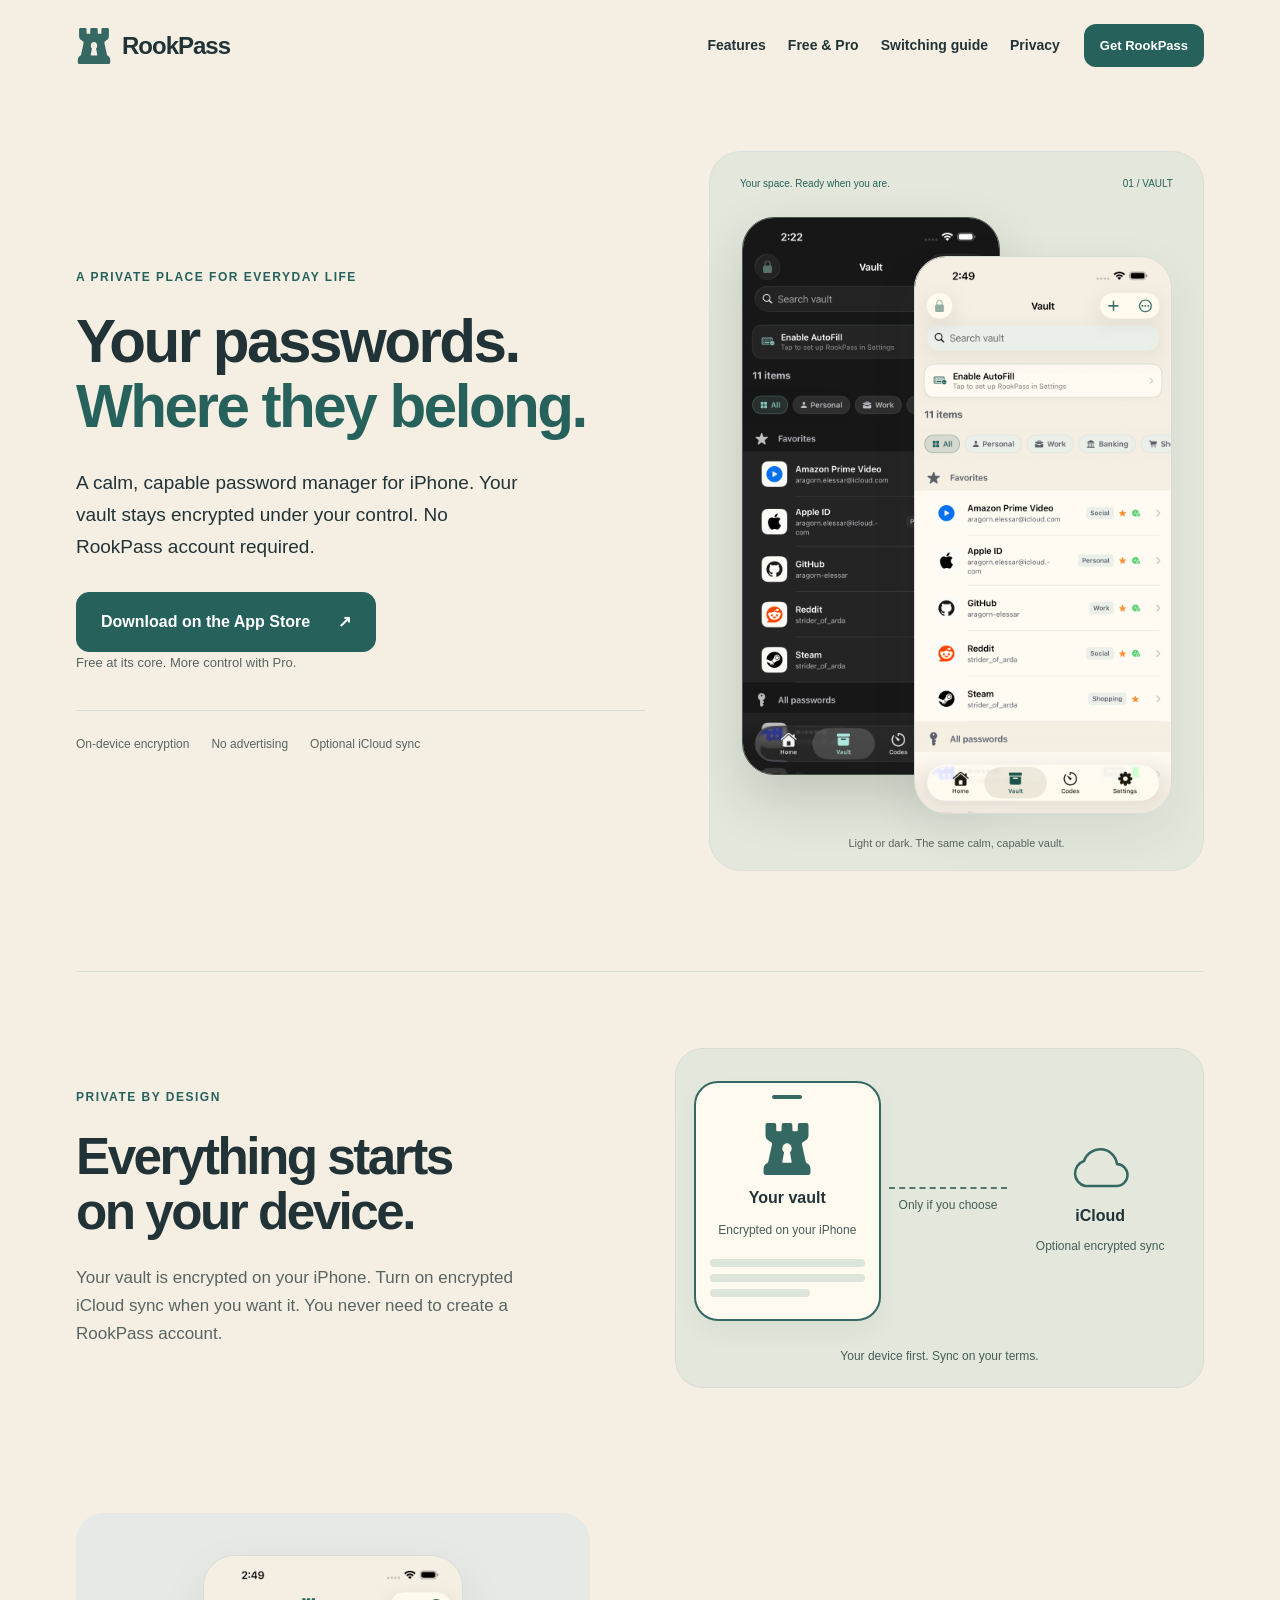
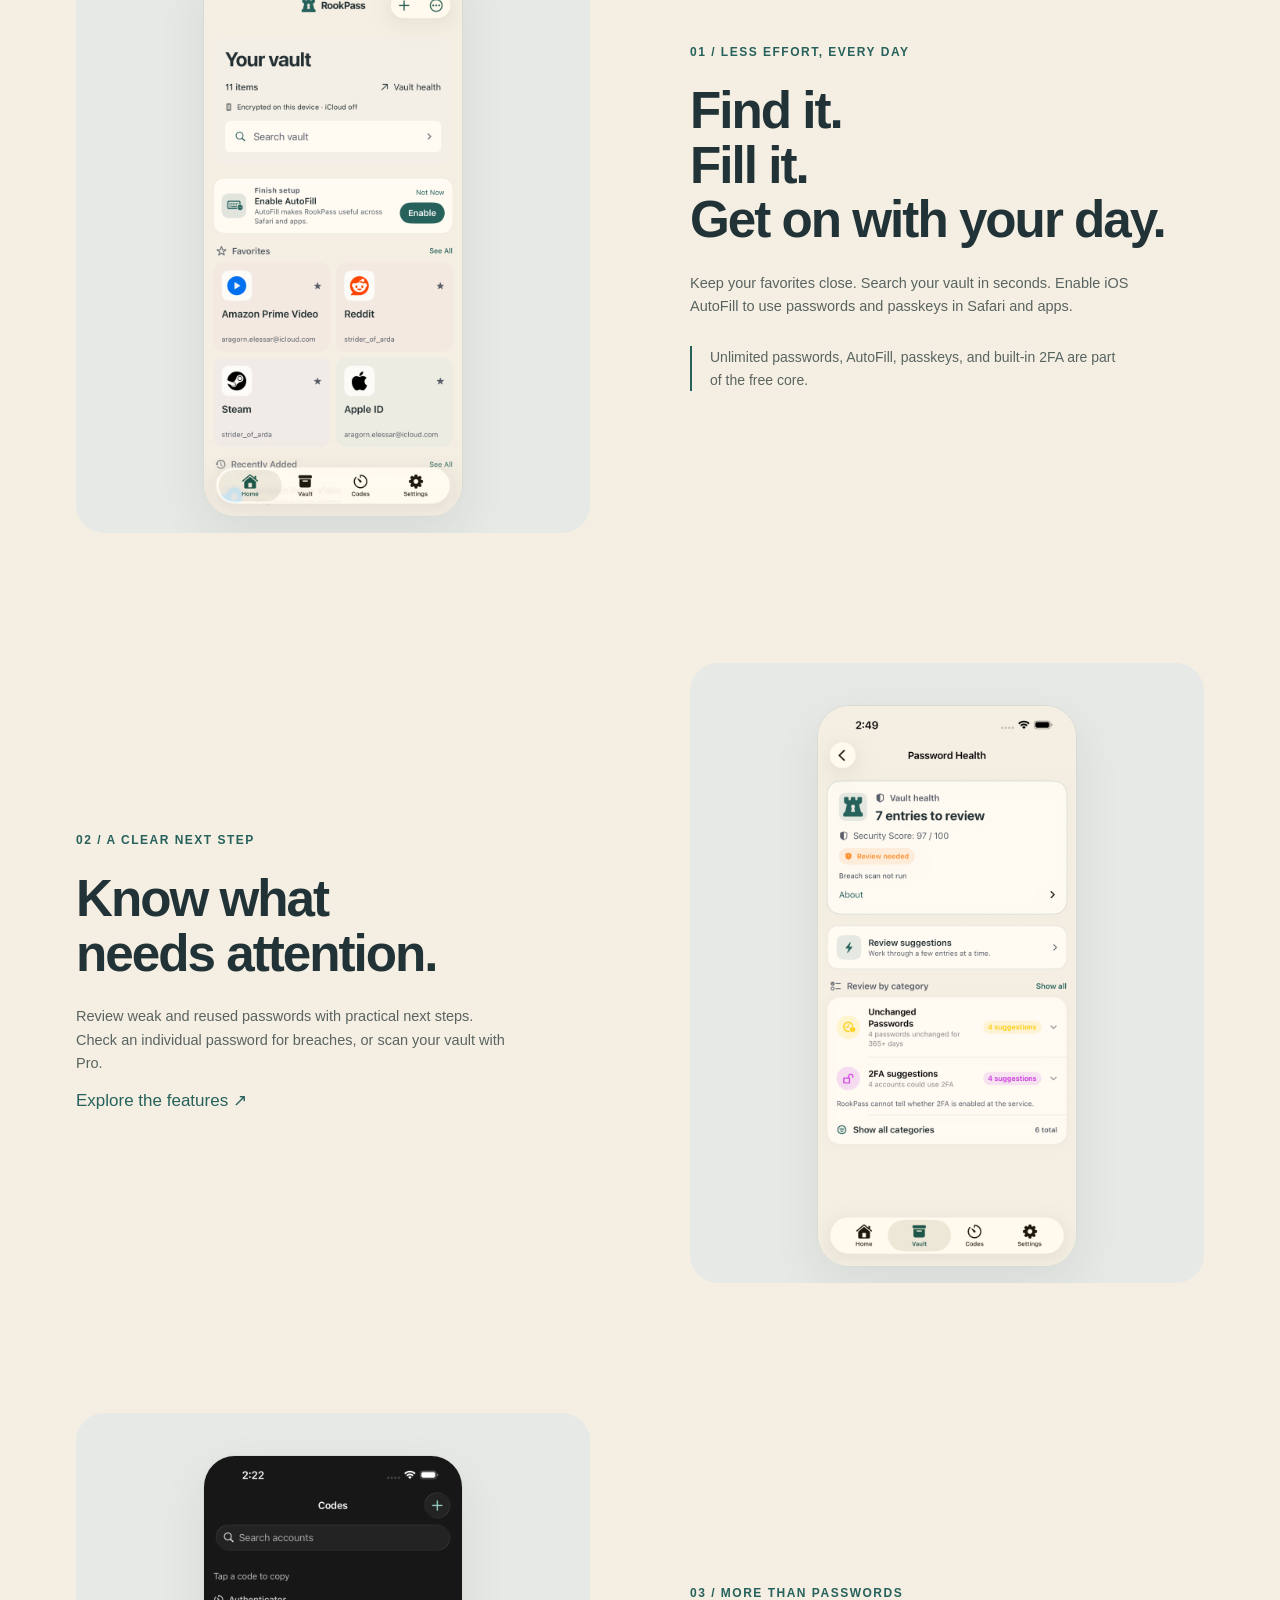
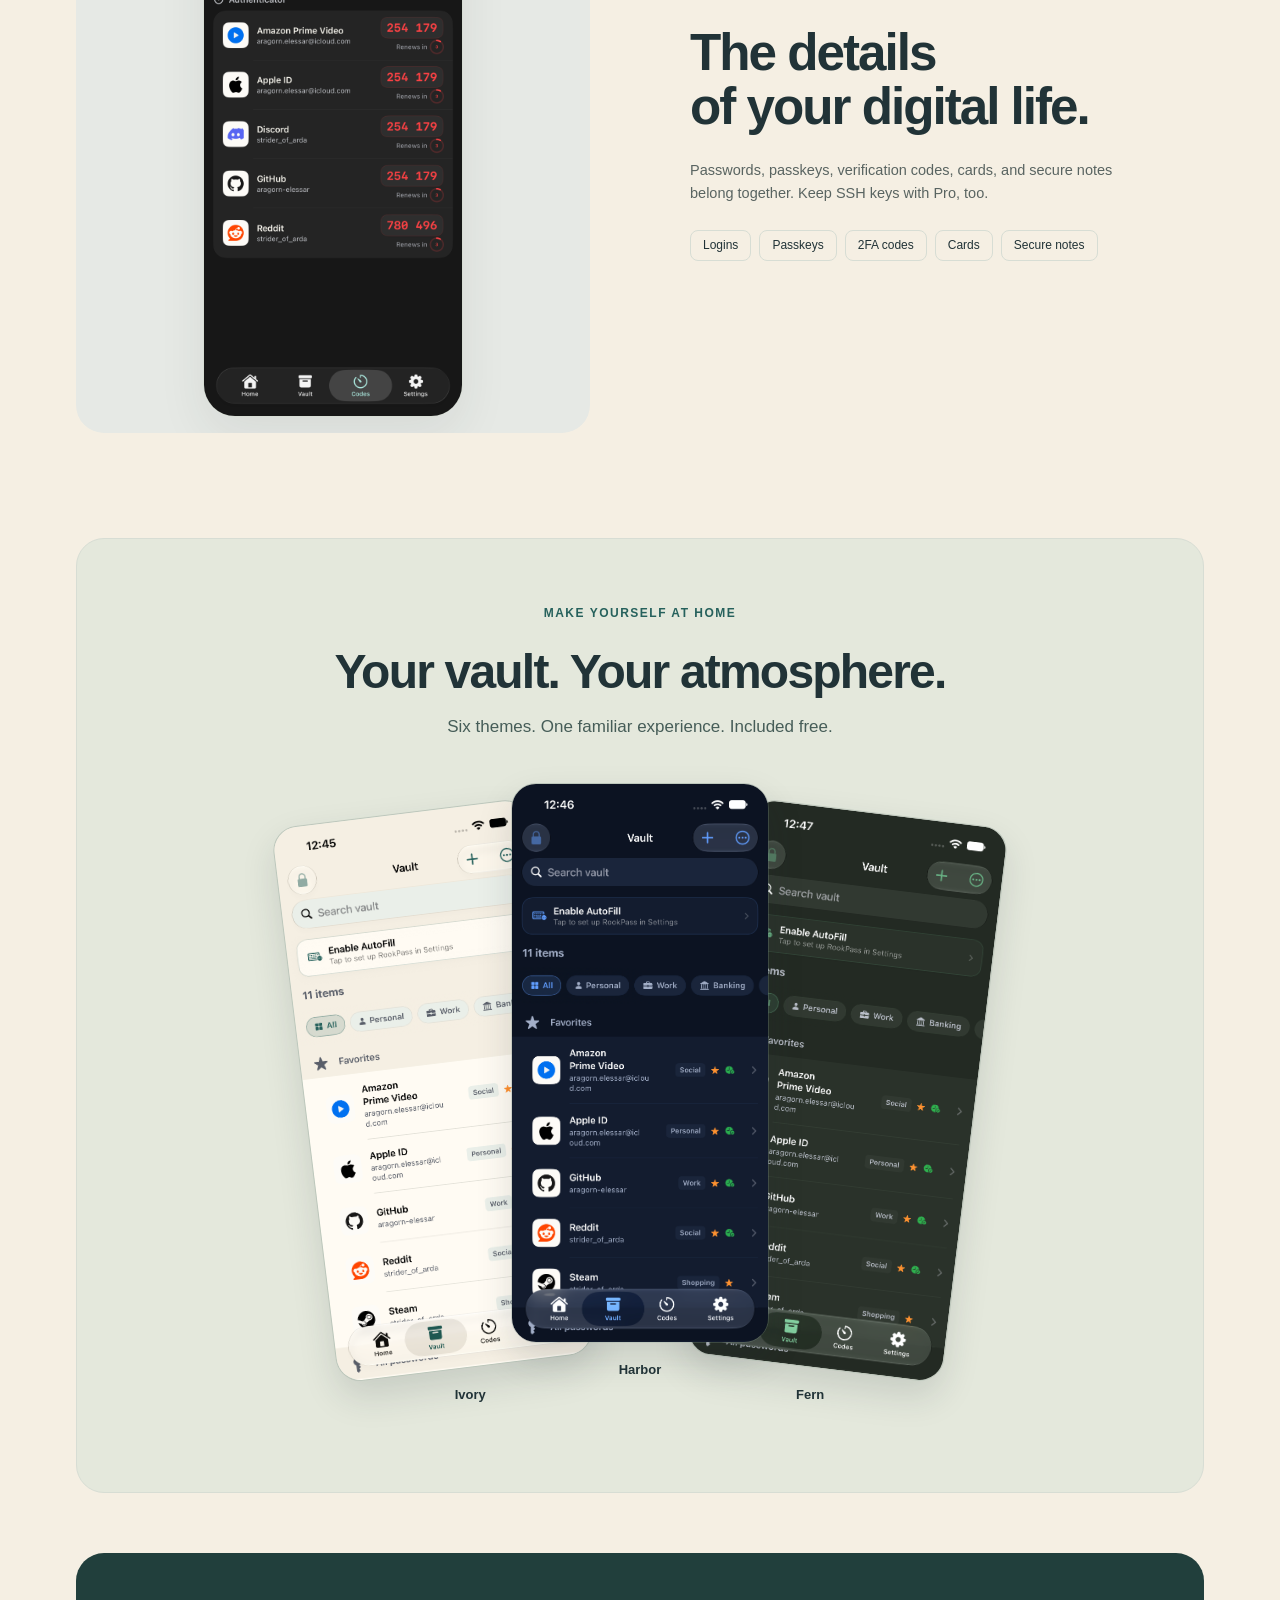
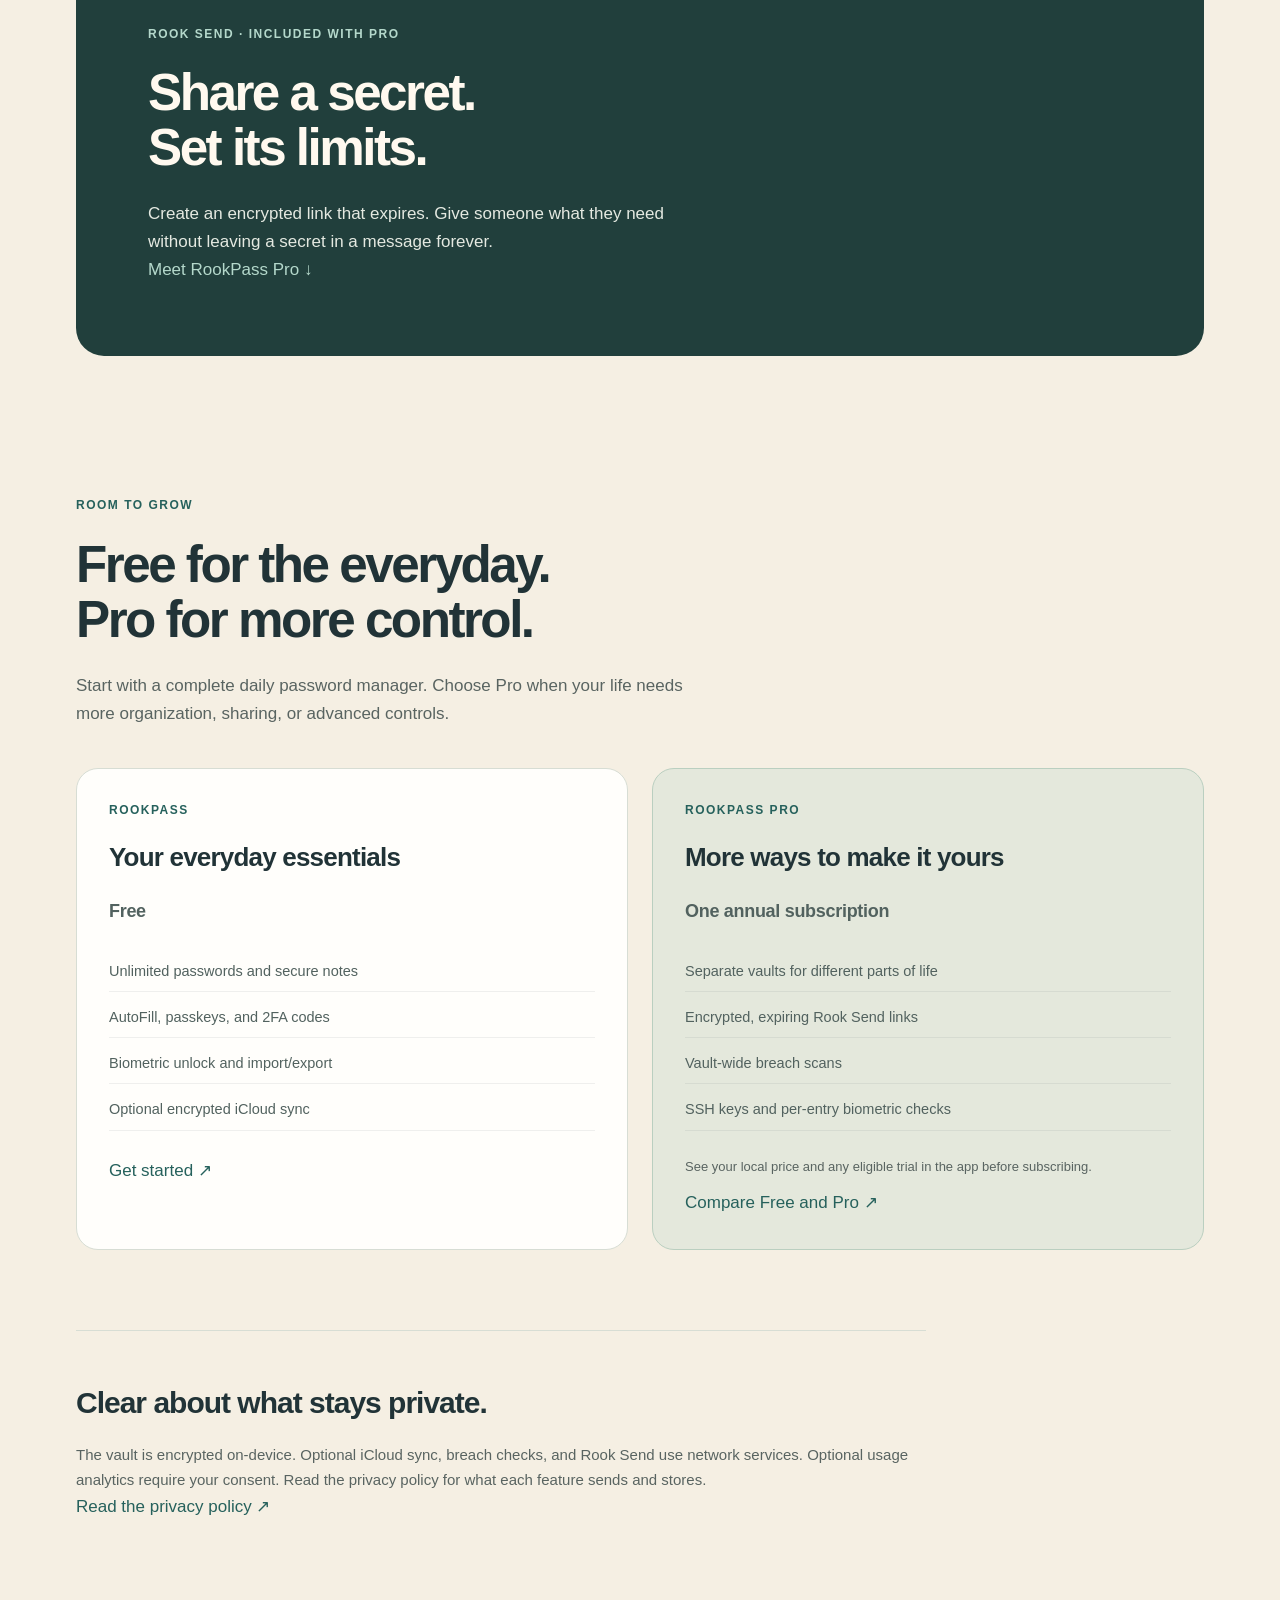
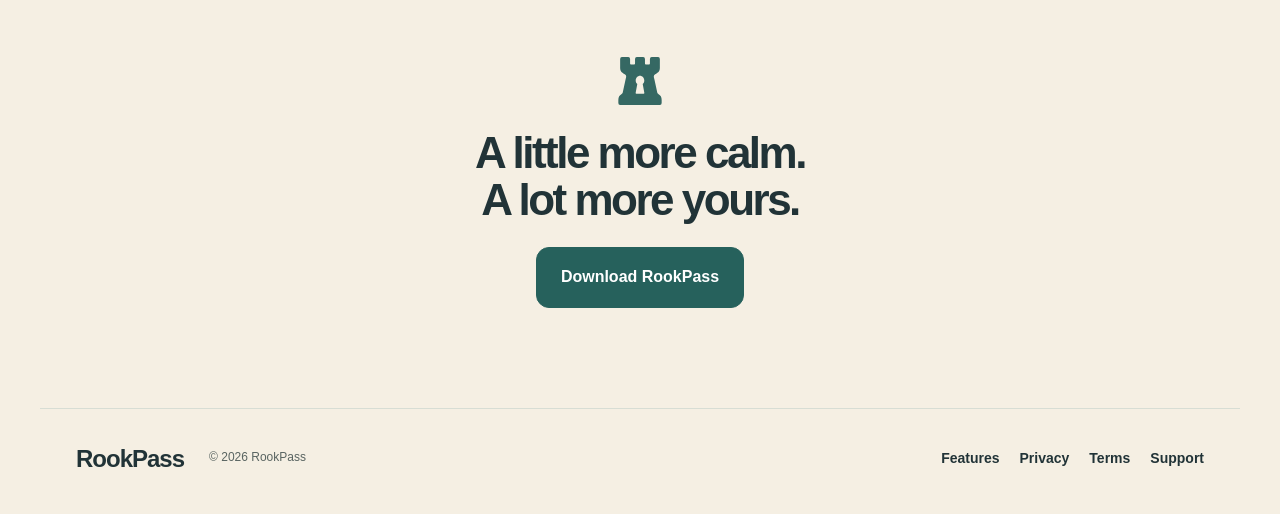
<file: index.html>
<!doctype html>
<html lang="en">
<head>
<meta charset="utf-8"><meta name="viewport" content="width=device-width,initial-scale=1">
<title>RookPass — Your passwords. Where they belong.</title>
<meta name="description" content="Private password management for iPhone. An encrypted vault, AutoFill, passkeys, and 2FA. Free at its core. No RookPass account required.">
<meta name="theme-color" content="#f5efe3"><link rel="icon" href="assets/appicon.png?v=flat-teal-1"><link rel="apple-touch-icon" href="assets/appicon.png?v=flat-teal-1"><link rel="stylesheet" href="assets/style.css?v=flat-teal-1"><link rel="stylesheet" href="assets/rook-native.css?v=flat-teal-2">
<link rel="stylesheet" href="assets/site-refinements.css?v=2">
</head>
<body>
<a class="skip" href="#main">Skip to content</a>
<header class="rook-header"><a class="brand" href="index.html" aria-label="RookPass home"><img src="assets/rook-flat-b-64.svg" width="36" height="36" alt="">RookPass</a><nav class="rook-desktop-nav" aria-label="Main"><a href="features.html">Features</a><a href="index.html#pro">Free &amp; Pro</a><a href="switching.html">Switching guide</a><a href="privacy.html">Privacy</a></nav><a class="rook-download" href="https://apps.apple.com/app/id6764725913">Get RookPass</a><details class="rook-mobile-menu"><summary>Menu</summary><nav aria-label="Mobile navigation"><a href="features.html">Features</a><a href="index.html#pro">Free &amp; Pro</a><a href="switching.html">Switching guide</a><a href="privacy.html">Privacy</a></nav></details></header>
<main id="main">
<section class="hero">
<div><p class="eyebrow">A private place for everyday life</p><h1>Your passwords.<br><span>Where they belong.</span></h1><p class="intro">A calm, capable password manager for iPhone. Your vault stays encrypted under your control. No RookPass account required.</p><a class="button" href="https://apps.apple.com/app/id6764725913">Download on the App Store <span aria-hidden="true">↗</span></a><p class="caption">Free at its core. More control with Pro.</p><div class="principles"><span>On-device encryption</span><span>No advertising</span><span>Optional iCloud sync</span></div></div>
<figure class="hero-product"><div class="product-label"><span>Your space. Ready when you are.</span><span aria-hidden="true">01 / VAULT</span></div><div class="phone-pair"><img class="phone phone-dark" src="assets/rebrand/default-02-Vault.png" width="1320" height="2868" alt="RookPass vault in the graphite theme"><img class="phone phone-light" src="assets/rebrand/light-02-Vault.png" width="1320" height="2868" alt="RookPass vault in the light theme, with search, favorites, and clearly labeled login entries"></div><figcaption>Light or dark. The same calm, capable vault.</figcaption></figure>
</section>
<section class="ownership" aria-labelledby="ownership-title"><div class="ownership-copy"><p class="eyebrow">Private by design</p><h2 id="ownership-title">Everything starts<br>on your device.</h2><p>Your vault is encrypted on your iPhone. Turn on encrypted iCloud sync when you want it. You never need to create a RookPass account.</p></div><figure class="storage-illustration" aria-label="Your encrypted vault stays on your iPhone. Encrypted iCloud sync is optional."><div class="storage-phone"><div class="storage-speaker" aria-hidden="true"></div><img src="assets/rook-flat-b-64.svg" alt="" width="60" height="60"><strong>Your vault</strong><span>Encrypted on your iPhone</span><div class="storage-lines" aria-hidden="true"><i></i><i></i><i></i></div></div><div class="storage-connection"><span class="storage-line" aria-hidden="true"></span><span>Only if you choose</span></div><div class="storage-cloud"><svg viewBox="0 0 64 48" width="64" height="48" fill="none" stroke="currentColor" stroke-width="2.5" aria-hidden="true"><path d="M17 39h31a11 11 0 0 0 1-22 17 17 0 0 0-33-3A13 13 0 0 0 17 39Z"/></svg><strong>iCloud</strong><span>Optional encrypted sync</span></div><figcaption>Your device first. Sync on your terms.</figcaption></figure></section>
<section id="everyday" class="stories" aria-label="Everyday essentials">
<article class="story"><div class="screen-stage"><img class="phone" loading="lazy" src="assets/rebrand/light-01-Home.png" width="1320" height="2868" alt="RookPass Home with quick vault search and favorite logins"></div><div><p class="eyebrow">01 / Less effort, every day</p><h2>Find it.<br>Fill it.<br>Get on with your day.</h2><p>Keep your favorites close. Search your vault in seconds. Enable iOS AutoFill to use passwords and passkeys in Safari and apps.</p><p class="feature-note">Unlimited passwords, AutoFill, passkeys, and built-in 2FA are part of the free core.</p></div></article>
<article class="story reverse"><div class="screen-stage"><img class="phone" loading="lazy" src="assets/rebrand/light-04-Health.png" width="1320" height="2868" alt="Password Health with entries to review and categories of findings"></div><div><p class="eyebrow">02 / A clear next step</p><h2>Know what<br>needs attention.</h2><p>Review weak and reused passwords with practical next steps. Check an individual password for breaches, or scan your vault with Pro.</p><a href="features.html">Explore the features <span aria-hidden="true">↗</span></a></div></article>
<article class="story"><div class="screen-stage"><img class="phone" loading="lazy" src="assets/rebrand/dark-05-Codes.png" width="1320" height="2868" alt="RookPass verification codes in dark mode, grouped with account names and usernames"></div><div><p class="eyebrow">03 / More than passwords</p><h2>The details<br>of your digital life.</h2><p>Passwords, passkeys, verification codes, cards, and secure notes belong together. Keep SSH keys with Pro, too.</p><div class="type-list"><span>Logins</span><span>Passkeys</span><span>2FA codes</span><span>Cards</span><span>Secure notes</span></div></div></article>
</section>
<section class="theme-showcase" aria-labelledby="themes-title"><p class="eyebrow">Make yourself at home</p><h2 id="themes-title">Your vault. Your atmosphere.</h2><p>Six themes. One familiar experience. Included free.</p><div class="theme-collage" role="group" aria-label="The same Vault in Ivory, Harbor, and Fern"><figure class="theme-ivory"><img loading="lazy" src="assets/rebrand/theme-ivory.png" width="1206" height="2622" alt="Ivory theme: warm light surfaces and teal accents"><figcaption>Ivory</figcaption></figure><figure class="theme-harbor"><img loading="lazy" src="assets/rebrand/theme-harbor.png" width="1206" height="2622" alt="Harbor theme: deep navy surfaces and blue accents"><figcaption>Harbor</figcaption></figure><figure class="theme-fern"><img loading="lazy" src="assets/rebrand/theme-fern.png" width="1206" height="2622" alt="Fern theme: dark forest surfaces and sage accents"><figcaption>Fern</figcaption></figure></div></section>
<section class="sharing"><p class="eyebrow">Rook Send · included with Pro</p><h2>Share a secret.<br>Set its limits.</h2><p>Create an encrypted link that expires. Give someone what they need without leaving a secret in a message forever.</p><a href="#pro">Meet RookPass Pro <span aria-hidden="true">↓</span></a></section>
<section id="pro" class="pricing"><div><p class="eyebrow">Room to grow</p><h2>Free for the everyday.<br>Pro for more control.</h2><p>Start with a complete daily password manager. Choose Pro when your life needs more organization, sharing, or advanced controls.</p></div><div class="plans"><article><p class="eyebrow">RookPass</p><h3>Your everyday essentials</h3><p class="plan-price">Free</p><ul><li>Unlimited passwords and secure notes</li><li>AutoFill, passkeys, and 2FA codes</li><li>Biometric unlock and import/export</li><li>Optional encrypted iCloud sync</li></ul><a href="https://apps.apple.com/app/id6764725913">Get started <span aria-hidden="true">↗</span></a></article><article class="pro-plan"><p class="eyebrow">RookPass Pro</p><h3>More ways to make it yours</h3><p class="plan-price">One annual subscription</p><ul><li>Separate vaults for different parts of life</li><li>Encrypted, expiring Rook Send links</li><li>Vault-wide breach scans</li><li>SSH keys and per-entry biometric checks</li></ul><p class="caption">See your local price and any eligible trial in the app before subscribing.</p><a href="features.html">Compare Free and Pro <span aria-hidden="true">↗</span></a></article></div></section>
<section class="details"><h2>Clear about what stays private.</h2><p>The vault is encrypted on-device. Optional iCloud sync, breach checks, and Rook Send use network services. Optional usage analytics require your consent. Read the privacy policy for what each feature sends and stores.</p><a href="privacy.html">Read the privacy policy <span aria-hidden="true">↗</span></a></section>
<section class="closing"><img src="assets/rook-flat-b-64.svg" width="48" height="48" alt=""><h2>A little more calm.<br>A lot more yours.</h2><a class="button" href="https://apps.apple.com/app/id6764725913">Download RookPass</a></section>
</main><footer><a class="brand" href="index.html">RookPass</a><span>© 2026 RookPass</span><nav aria-label="Footer"><a href="features.html">Features</a><a href="privacy.html">Privacy</a><a href="terms.html">Terms</a><a href="mailto:support@rookpass.com">Support</a></nav></footer>
</body></html>
</file>
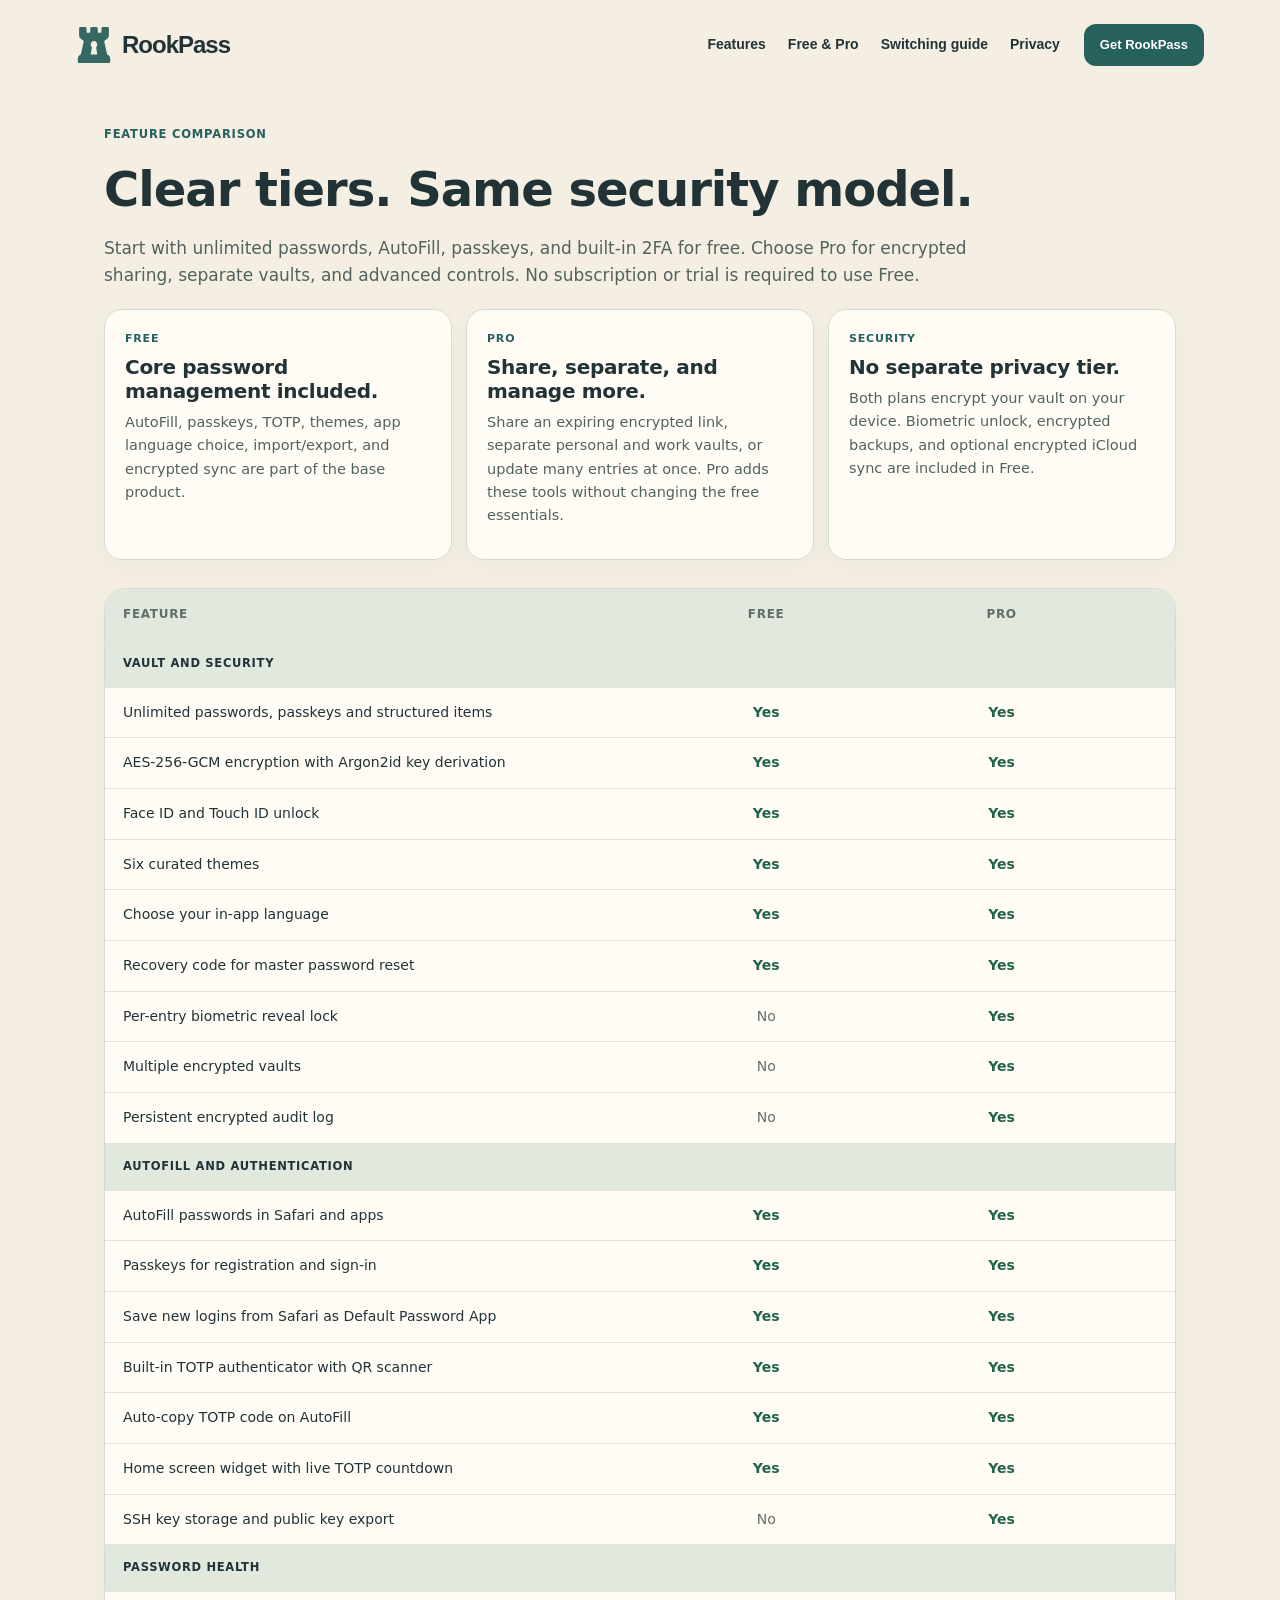
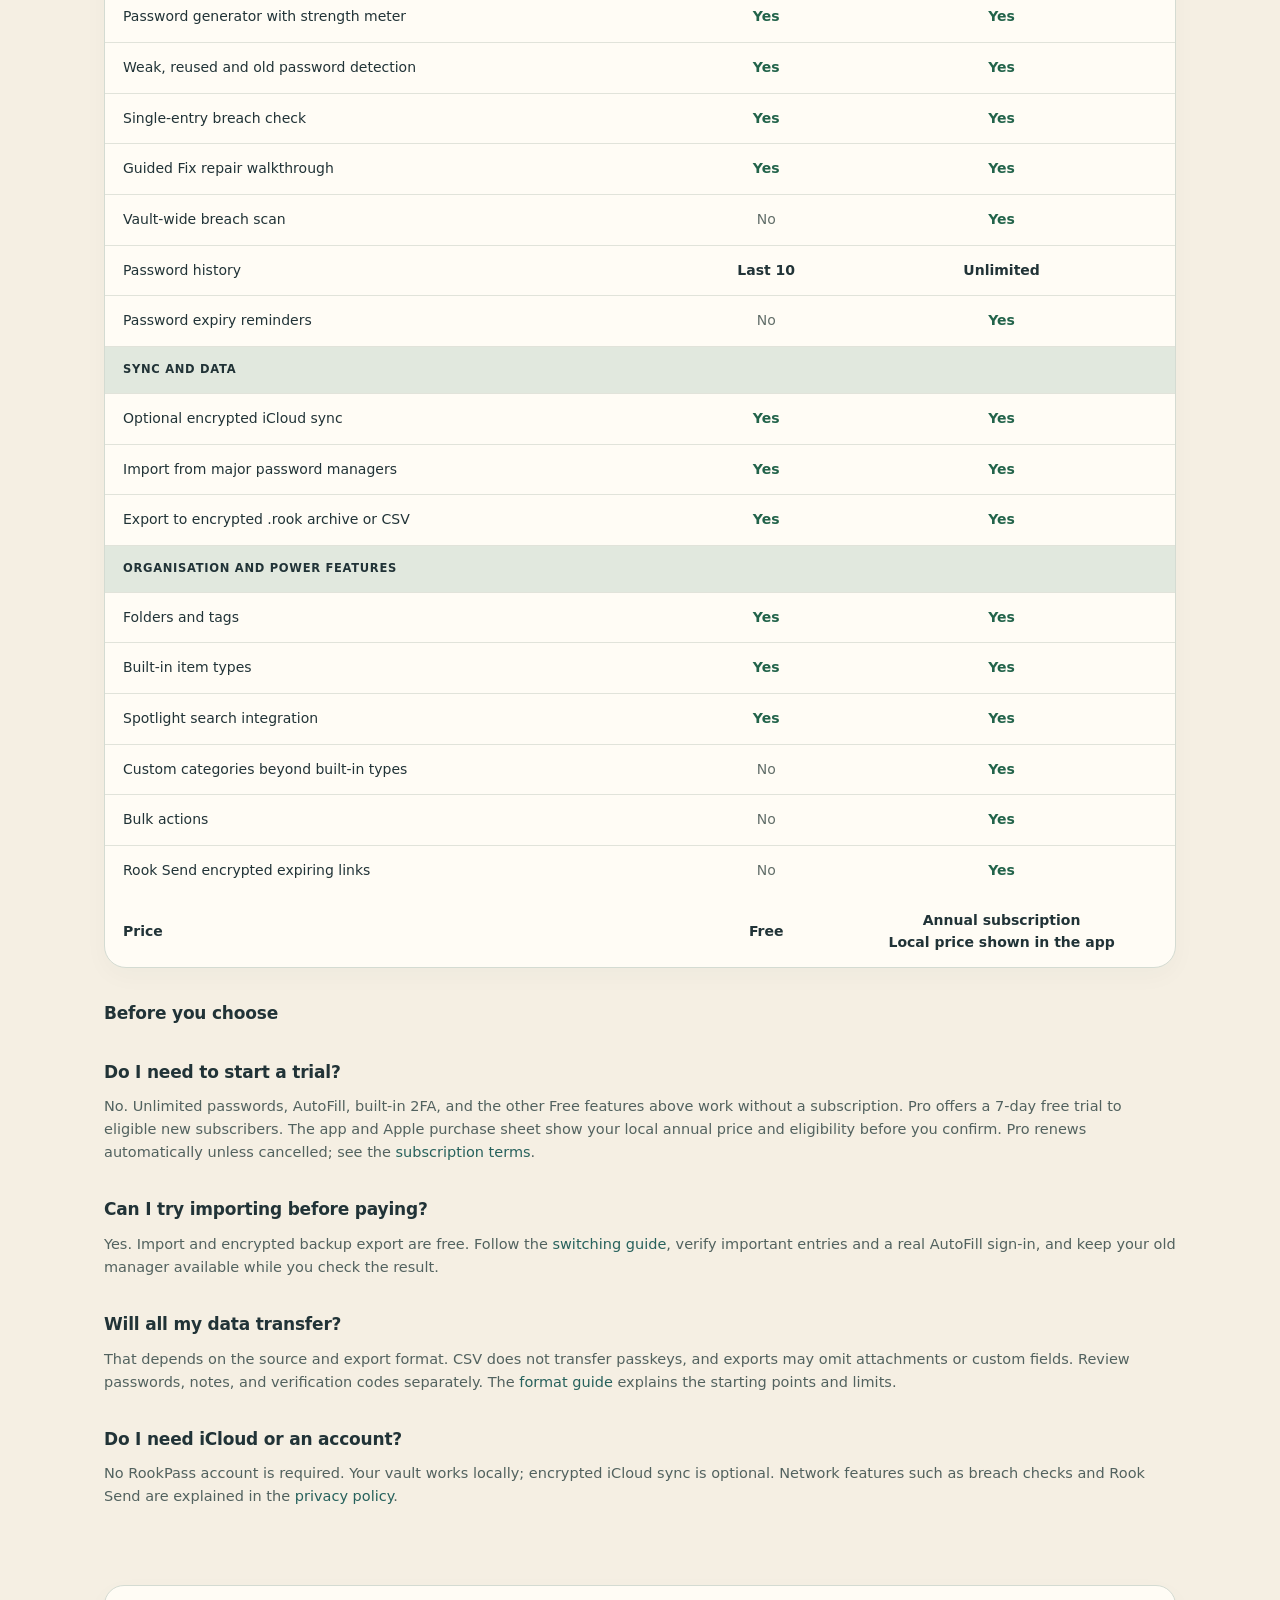
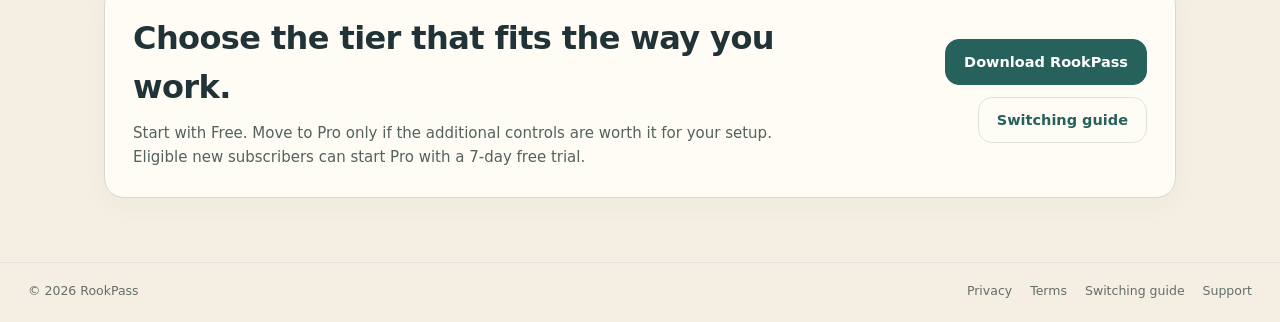
<file: features.html>
<!DOCTYPE html>
<html lang="en">
<head>
<meta charset="UTF-8">
<meta name="viewport" content="width=device-width, initial-scale=1.0, viewport-fit=cover">
<meta name="description" content="Compare RookPass Free and Pro features.">
<meta name="theme-color" content="#f5efe3">
<meta name="color-scheme" content="light">
<title>Features - RookPass</title>
<link rel="icon" type="image/png" sizes="32x32" href="assets/appicon.png?v=flat-teal-1">
<link rel="apple-touch-icon" href="assets/appicon.png?v=flat-teal-1">
<link rel="stylesheet" href="assets/style.css?v=flat-teal-1">
<link rel="stylesheet" href="assets/site-refinements.css?v=1">
</head>
<body>
<a class="skip" href="#main">Skip to content</a>
<header class="rook-header"><a class="brand" href="index.html" aria-label="RookPass home"><img src="assets/rook-flat-b-64.svg" width="36" height="36" alt="">RookPass</a><nav class="rook-desktop-nav" aria-label="Main"><a href="features.html">Features</a><a href="index.html#pro">Free &amp; Pro</a><a href="switching.html">Switching guide</a><a href="privacy.html">Privacy</a></nav><a class="rook-download" href="https://apps.apple.com/app/id6764725913">Get RookPass</a><details class="rook-mobile-menu"><summary>Menu</summary><nav aria-label="Mobile navigation"><a href="features.html">Features</a><a href="index.html#pro">Free &amp; Pro</a><a href="switching.html">Switching guide</a><a href="privacy.html">Privacy</a></nav></details></header>

<main id="main" class="compare-shell">
  <section class="compare-hero">
    <div class="eyebrow">Feature comparison</div>
    <h1>Clear tiers. Same security model.</h1>
    <p class="compare-meta">Start with unlimited passwords, AutoFill, passkeys, and built-in 2FA for free. Choose Pro for encrypted sharing, separate vaults, and advanced controls. No subscription or trial is required to use Free.</p>

    <div class="compare-highlights">
      <article class="compare-card">
        <div class="card-kicker">Free</div>
        <h3>Core password management included.</h3>
        <p>AutoFill, passkeys, TOTP, themes, app language choice, import/export, and encrypted sync are part of the base product.</p>
      </article>
      <article class="compare-card">
        <div class="card-kicker">Pro</div>
        <h3>Share, separate, and manage more.</h3>
        <p>Share an expiring encrypted link, separate personal and work vaults, or update many entries at once. Pro adds these tools without changing the free essentials.</p>
      </article>
      <article class="compare-card">
        <div class="card-kicker">Security</div>
        <h3>No separate privacy tier.</h3>
        <p>Both plans encrypt your vault on your device. Biometric unlock, encrypted backups, and optional encrypted iCloud sync are included in Free.</p>
      </article>
    </div>
  </section>

  <section class="compare-table-wrap">
    <table class="compare-table">
      <thead>
        <tr>
          <th scope="col">Feature</th>
          <th scope="col">Free</th>
          <th scope="col">Pro</th>
        </tr>
      </thead>
      <tbody>
        <tr class="group-row"><td colspan="3">Vault and Security</td></tr>
        <tr><td class="feature-name">Unlimited passwords, passkeys and structured items</td><td class="yes">Yes</td><td class="yes">Yes</td></tr>
        <tr><td class="feature-name">AES-256-GCM encryption with Argon2id key derivation</td><td class="yes">Yes</td><td class="yes">Yes</td></tr>
        <tr><td class="feature-name">Face ID and Touch ID unlock</td><td class="yes">Yes</td><td class="yes">Yes</td></tr>
        <tr><td class="feature-name">Six curated themes</td><td class="yes">Yes</td><td class="yes">Yes</td></tr>
        <tr><td class="feature-name">Choose your in-app language</td><td class="yes">Yes</td><td class="yes">Yes</td></tr>
        <tr><td class="feature-name">Recovery code for master password reset</td><td class="yes">Yes</td><td class="yes">Yes</td></tr>
        <tr><td class="feature-name">Per-entry biometric reveal lock</td><td class="no">No</td><td class="yes">Yes</td></tr>
        <tr><td class="feature-name">Multiple encrypted vaults</td><td class="no">No</td><td class="yes">Yes</td></tr>
        <tr><td class="feature-name">Persistent encrypted audit log</td><td class="no">No</td><td class="yes">Yes</td></tr>

        <tr class="group-row"><td colspan="3">AutoFill and Authentication</td></tr>
        <tr><td class="feature-name">AutoFill passwords in Safari and apps</td><td class="yes">Yes</td><td class="yes">Yes</td></tr>
        <tr><td class="feature-name">Passkeys for registration and sign-in</td><td class="yes">Yes</td><td class="yes">Yes</td></tr>
        <tr><td class="feature-name">Save new logins from Safari as Default Password App</td><td class="yes">Yes</td><td class="yes">Yes</td></tr>
        <tr><td class="feature-name">Built-in TOTP authenticator with QR scanner</td><td class="yes">Yes</td><td class="yes">Yes</td></tr>
        <tr><td class="feature-name">Auto-copy TOTP code on AutoFill</td><td class="yes">Yes</td><td class="yes">Yes</td></tr>
        <tr><td class="feature-name">Home screen widget with live TOTP countdown</td><td class="yes">Yes</td><td class="yes">Yes</td></tr>
        <tr><td class="feature-name">SSH key storage and public key export</td><td class="no">No</td><td class="yes">Yes</td></tr>

        <tr class="group-row"><td colspan="3">Password Health</td></tr>
        <tr><td class="feature-name">Password generator with strength meter</td><td class="yes">Yes</td><td class="yes">Yes</td></tr>
        <tr><td class="feature-name">Weak, reused and old password detection</td><td class="yes">Yes</td><td class="yes">Yes</td></tr>
        <tr><td class="feature-name">Single-entry breach check</td><td class="yes">Yes</td><td class="yes">Yes</td></tr>
        <tr><td class="feature-name">Guided Fix repair walkthrough</td><td class="yes">Yes</td><td class="yes">Yes</td></tr>
        <tr><td class="feature-name">Vault-wide breach scan</td><td class="no">No</td><td class="yes">Yes</td></tr>
        <tr><td class="feature-name">Password history</td><td class="note">Last 10</td><td class="note">Unlimited</td></tr>
        <tr><td class="feature-name">Password expiry reminders</td><td class="no">No</td><td class="yes">Yes</td></tr>

        <tr class="group-row"><td colspan="3">Sync and Data</td></tr>
        <tr><td class="feature-name">Optional encrypted iCloud sync</td><td class="yes">Yes</td><td class="yes">Yes</td></tr>
        <tr><td class="feature-name">Import from major password managers</td><td class="yes">Yes</td><td class="yes">Yes</td></tr>
        <tr><td class="feature-name">Export to encrypted .rook archive or CSV</td><td class="yes">Yes</td><td class="yes">Yes</td></tr>

        <tr class="group-row"><td colspan="3">Organisation and Power Features</td></tr>
        <tr><td class="feature-name">Folders and tags</td><td class="yes">Yes</td><td class="yes">Yes</td></tr>
        <tr><td class="feature-name">Built-in item types</td><td class="yes">Yes</td><td class="yes">Yes</td></tr>
        <tr><td class="feature-name">Spotlight search integration</td><td class="yes">Yes</td><td class="yes">Yes</td></tr>
        <tr><td class="feature-name">Custom categories beyond built-in types</td><td class="no">No</td><td class="yes">Yes</td></tr>
        <tr><td class="feature-name">Bulk actions</td><td class="no">No</td><td class="yes">Yes</td></tr>
        <tr><td class="feature-name">Rook Send encrypted expiring links</td><td class="no">No</td><td class="yes">Yes</td></tr>
      </tbody>
      <tfoot>
        <tr>
          <td>Price</td>
          <td>Free</td>
          <td>Annual subscription<br>Local price shown in the app</td>
        </tr>
      </tfoot>
    </table>
  </section>

  <article aria-labelledby="questions">
    <h2 id="questions">Before you choose</h2>
    <h2>Do I need to start a trial?</h2>
    <p>No. Unlimited passwords, AutoFill, built-in 2FA, and the other Free features above work without a subscription. Pro offers a 7-day free trial to eligible new subscribers. The app and Apple purchase sheet show your local annual price and eligibility before you confirm. Pro renews automatically unless cancelled; see the <a href="terms.html">subscription terms</a>.</p>
    <h2>Can I try importing before paying?</h2>
    <p>Yes. Import and encrypted backup export are free. Follow the <a href="switching.html">switching guide</a>, verify important entries and a real AutoFill sign-in, and keep your old manager available while you check the result.</p>
    <h2>Will all my data transfer?</h2>
    <p>That depends on the source and export format. CSV does not transfer passkeys, and exports may omit attachments or custom fields. Review passwords, notes, and verification codes separately. The <a href="switching.html#formats">format guide</a> explains the starting points and limits.</p>
    <h2>Do I need iCloud or an account?</h2>
    <p>No RookPass account is required. Your vault works locally; encrypted iCloud sync is optional. Network features such as breach checks and Rook Send are explained in the <a href="privacy.html">privacy policy</a>.</p>
  </article>

  <section class="cta-band">
    <div>
        <h2>Choose the tier that fits the way you work.</h2>
        <p>Start with Free. Move to Pro only if the additional controls are worth it for your setup. Eligible new subscribers can start Pro with a 7-day free trial.</p>
    </div>
    <div class="hero-actions">
      <a class="button" href="https://apps.apple.com/app/id6764725913" rel="noopener">Download RookPass</a>
      <a class="button-ghost" href="switching.html">Switching guide</a>
    </div>
  </section>
</main>

<footer class="landing-foot">
  <span>© 2026 RookPass</span>
  <nav class="links" aria-label="Footer">
    <a href="privacy.html">Privacy</a>
    <a href="terms.html">Terms</a>
    <a href="switching.html">Switching guide</a>
    <a href="mailto:support@rookpass.com">Support</a>
  </nav>
</footer>
</body>
</html>
</file>
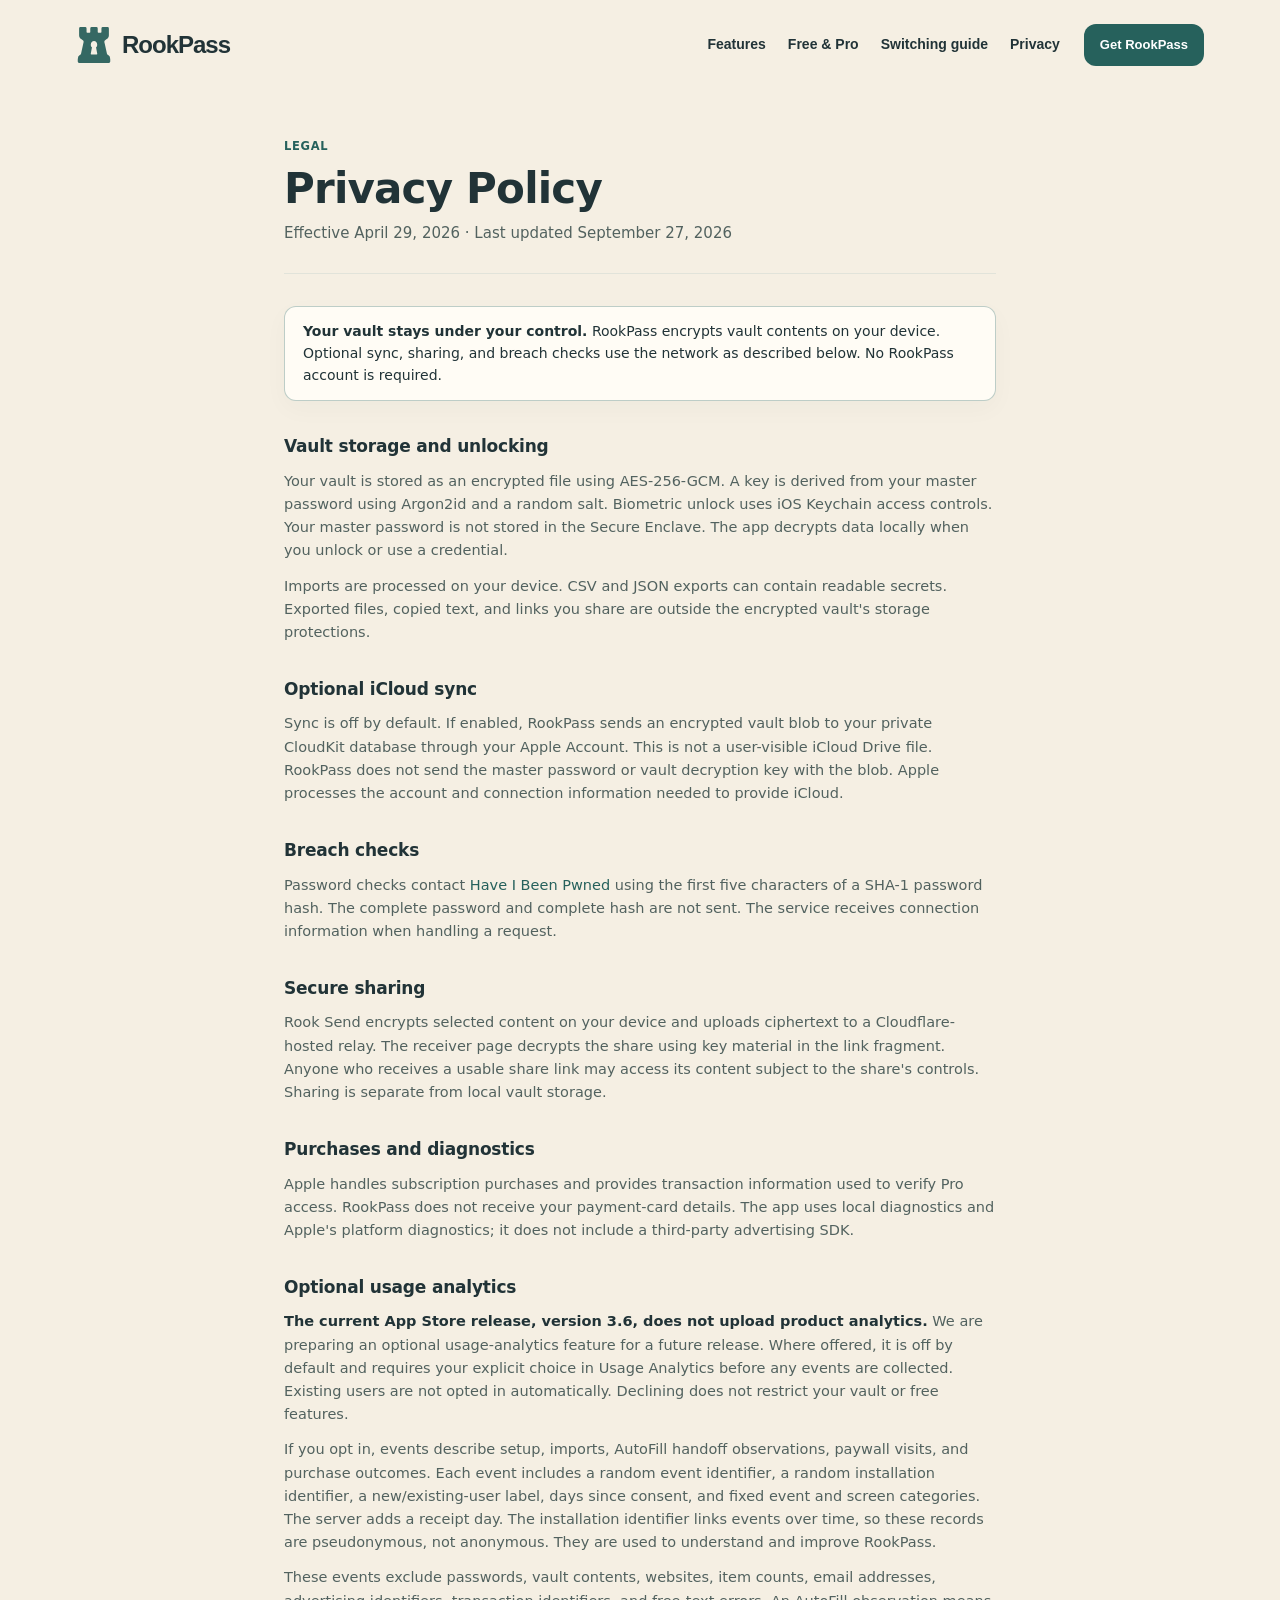
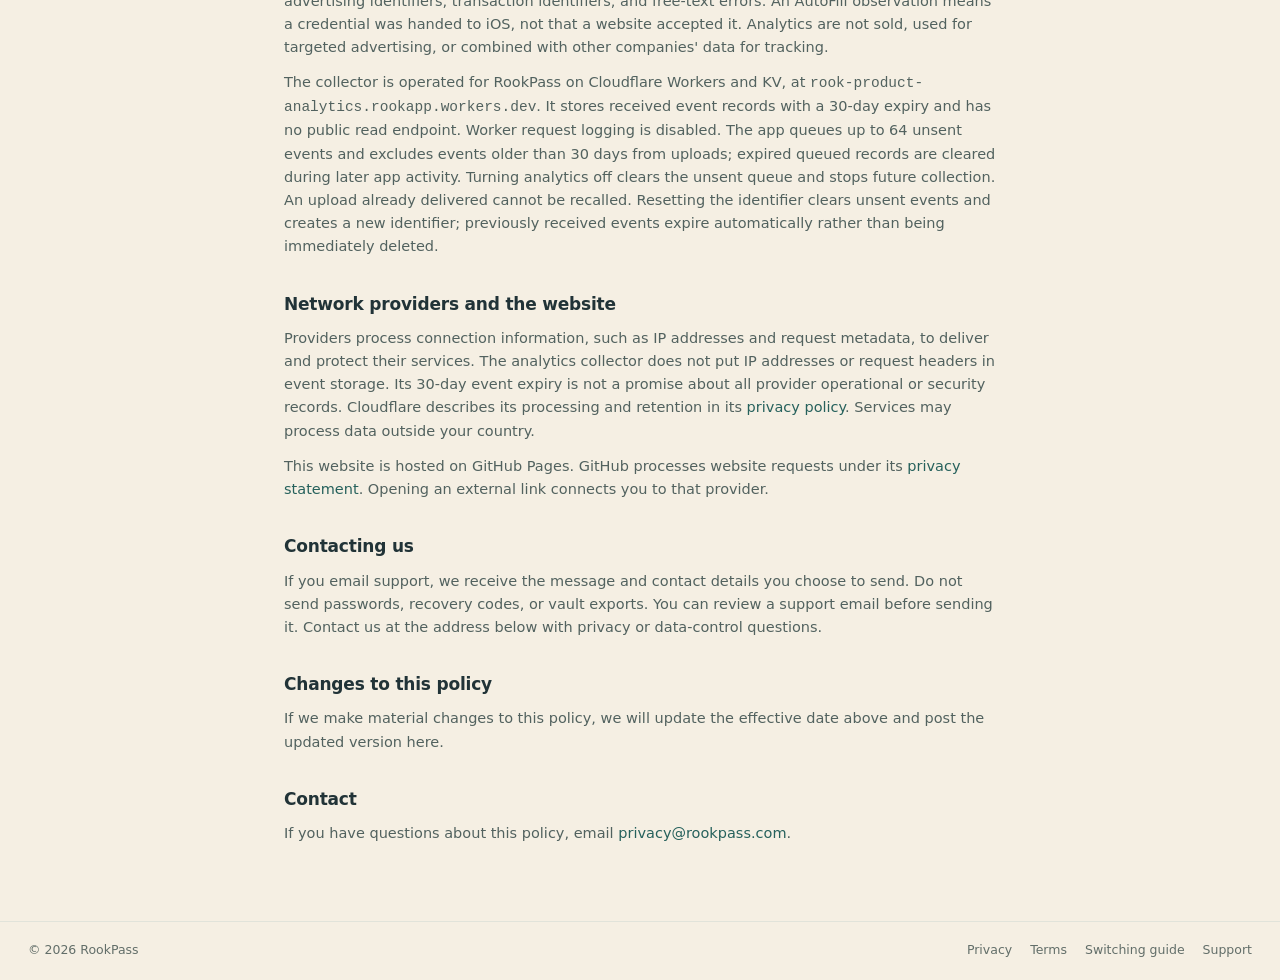
<file: privacy.html>
<!DOCTYPE html>
<html lang="en">
<head>
<meta charset="UTF-8">
<meta name="viewport" content="width=device-width, initial-scale=1.0, viewport-fit=cover">
<meta name="description" content="RookPass Privacy Policy — encrypted vault storage, optional network features, and your data choices.">
<meta name="theme-color" content="#f5efe3">
<meta name="color-scheme" content="light">
<title>Privacy — RookPass</title>
<link rel="icon" type="image/png" href="assets/appicon.png?v=flat-teal-1">
<link rel="stylesheet" href="assets/style.css?v=flat-teal-1">
<link rel="stylesheet" href="assets/site-refinements.css?v=1">
</head>
<body>
<a class="skip" href="#main">Skip to content</a>

<header class="rook-header"><a class="brand" href="index.html" aria-label="RookPass home"><img src="assets/rook-flat-b-64.svg" width="36" height="36" alt="">RookPass</a><nav class="rook-desktop-nav" aria-label="Main"><a href="features.html">Features</a><a href="index.html#pro">Free &amp; Pro</a><a href="switching.html">Switching guide</a><a href="privacy.html">Privacy</a></nav><a class="rook-download" href="https://apps.apple.com/app/id6764725913">Get RookPass</a><details class="rook-mobile-menu"><summary>Menu</summary><nav aria-label="Mobile navigation"><a href="features.html">Features</a><a href="index.html#pro">Free &amp; Pro</a><a href="switching.html">Switching guide</a><a href="privacy.html">Privacy</a></nav></details></header>

<main class="container" id="main">

  <header class="page-header">
    <div class="label">Legal</div>
    <h1>Privacy Policy</h1>
    <div class="meta">Effective April 29, 2026 · Last updated September 27, 2026</div>
  </header>

  <article>

  <div class="callout">
    <strong>Your vault stays under your control.</strong> RookPass encrypts vault contents on your device. Optional sync, sharing, and breach checks use the network as described below. No RookPass account is required.
  </div>

  <h2>Vault storage and unlocking</h2>
  <p>Your vault is stored as an encrypted file using AES-256-GCM. A key is derived from your master password using Argon2id and a random salt. Biometric unlock uses iOS Keychain access controls. Your master password is not stored in the Secure Enclave. The app decrypts data locally when you unlock or use a credential.</p>
  <p>Imports are processed on your device. CSV and JSON exports can contain readable secrets. Exported files, copied text, and links you share are outside the encrypted vault's storage protections.</p>

  <h2>Optional iCloud sync</h2>
  <p>Sync is off by default. If enabled, RookPass sends an encrypted vault blob to your private CloudKit database through your Apple Account. This is not a user-visible iCloud Drive file. RookPass does not send the master password or vault decryption key with the blob. Apple processes the account and connection information needed to provide iCloud.</p>

  <h2>Breach checks</h2>
  <p>Password checks contact <a href="https://haveibeenpwned.com/API/v3#SearchingPwnedPasswordsByRange">Have I Been Pwned</a> using the first five characters of a SHA-1 password hash. The complete password and complete hash are not sent. The service receives connection information when handling a request.</p>

  <h2>Secure sharing</h2>
  <p>Rook Send encrypts selected content on your device and uploads ciphertext to a Cloudflare-hosted relay. The receiver page decrypts the share using key material in the link fragment. Anyone who receives a usable share link may access its content subject to the share's controls. Sharing is separate from local vault storage.</p>

  <h2>Purchases and diagnostics</h2>
  <p>Apple handles subscription purchases and provides transaction information used to verify Pro access. RookPass does not receive your payment-card details. The app uses local diagnostics and Apple's platform diagnostics; it does not include a third-party advertising SDK.</p>

  <h2>Optional usage analytics</h2>
  <p><strong>The current App Store release, version 3.6, does not upload product analytics.</strong> We are preparing an optional usage-analytics feature for a future release. Where offered, it is off by default and requires your explicit choice in Usage Analytics before any events are collected. Existing users are not opted in automatically. Declining does not restrict your vault or free features.</p>
  <p>If you opt in, events describe setup, imports, AutoFill handoff observations, paywall visits, and purchase outcomes. Each event includes a random event identifier, a random installation identifier, a new/existing-user label, days since consent, and fixed event and screen categories. The server adds a receipt day. The installation identifier links events over time, so these records are pseudonymous, not anonymous. They are used to understand and improve RookPass.</p>
  <p>These events exclude passwords, vault contents, websites, item counts, email addresses, advertising identifiers, transaction identifiers, and free-text errors. An AutoFill observation means a credential was handed to iOS, not that a website accepted it. Analytics are not sold, used for targeted advertising, or combined with other companies' data for tracking.</p>
  <p>The collector is operated for RookPass on Cloudflare Workers and KV, at <code style="overflow-wrap:anywhere">rook-product-analytics.rookapp.workers.dev</code>. It stores received event records with a 30-day expiry and has no public read endpoint. Worker request logging is disabled. The app queues up to 64 unsent events and excludes events older than 30 days from uploads; expired queued records are cleared during later app activity. Turning analytics off clears the unsent queue and stops future collection. An upload already delivered cannot be recalled. Resetting the identifier clears unsent events and creates a new identifier; previously received events expire automatically rather than being immediately deleted.</p>

  <h2>Network providers and the website</h2>
  <p>Providers process connection information, such as IP addresses and request metadata, to deliver and protect their services. The analytics collector does not put IP addresses or request headers in event storage. Its 30-day event expiry is not a promise about all provider operational or security records. Cloudflare describes its processing and retention in its <a href="https://www.cloudflare.com/privacypolicy/">privacy policy</a>. Services may process data outside your country.</p>
  <p>This website is hosted on GitHub Pages. GitHub processes website requests under its <a href="https://docs.github.com/en/site-policy/privacy-policies/github-general-privacy-statement">privacy statement</a>. Opening an external link connects you to that provider.</p>

  <h2>Contacting us</h2>
  <p>If you email support, we receive the message and contact details you choose to send. Do not send passwords, recovery codes, or vault exports. You can review a support email before sending it. Contact us at the address below with privacy or data-control questions.</p>

  <h2>Changes to this policy</h2>
  <p>If we make material changes to this policy, we will update the effective date above and post the updated version here.</p>

  <h2>Contact</h2>
  <p>If you have questions about this policy, email <a href="mailto:privacy@rookpass.com">privacy@rookpass.com</a>.</p>

  </article>

</main>

<footer class="landing-foot">
  <span>© 2026 RookPass</span>
  <nav class="links" aria-label="Footer">
    <a href="privacy.html">Privacy</a>
    <a href="terms.html">Terms</a>
    <a href="switching.html">Switching guide</a>
    <a href="mailto:support@rookpass.com">Support</a>
  </nav>
</footer>

</body>
</html>
</file>
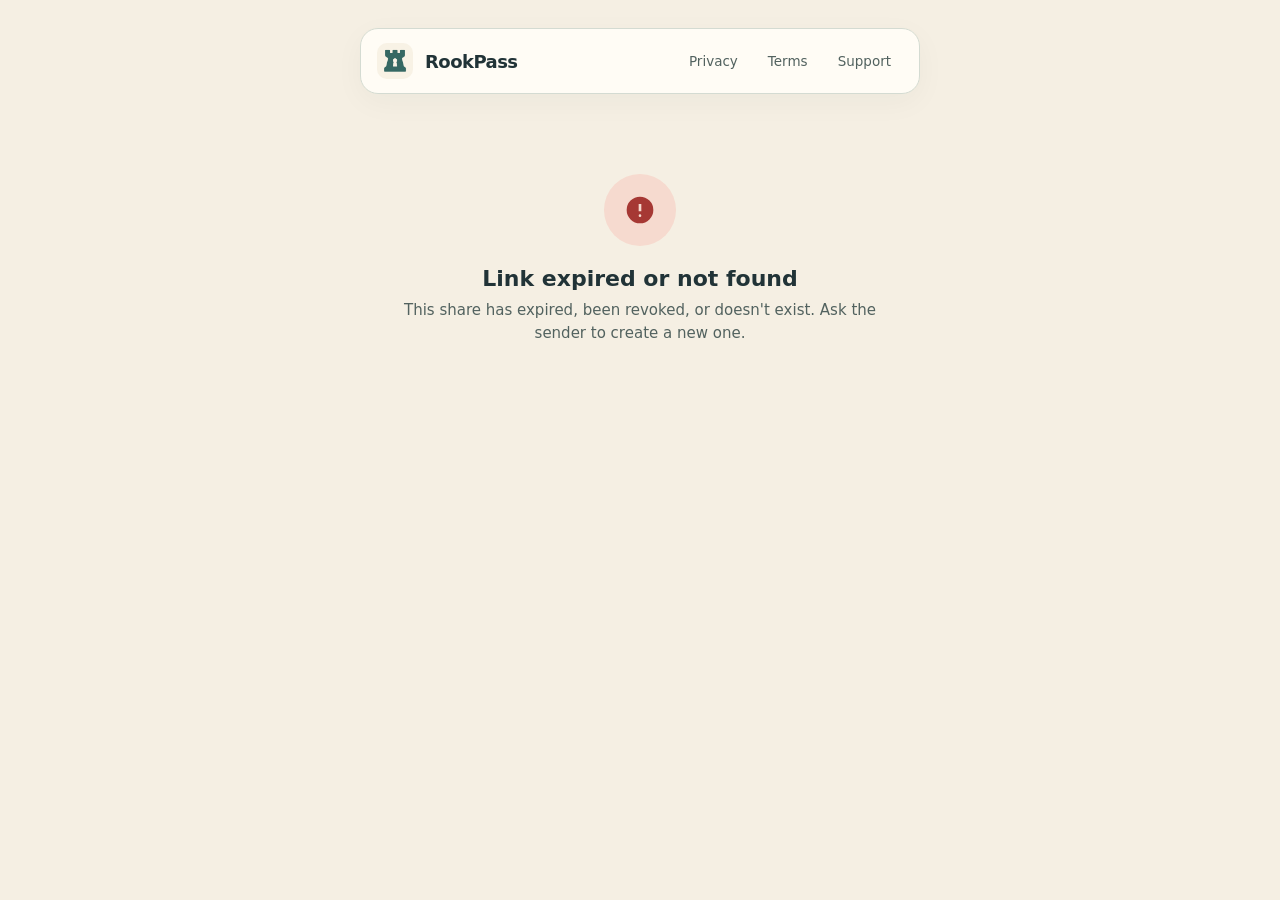
<file: share.html>
<!DOCTYPE html>
<html lang="en">
<head>
<meta charset="UTF-8">
<meta name="viewport" content="width=device-width, initial-scale=1.0, viewport-fit=cover">
<meta name="description" content="Rook Send — view a securely shared credential from RookPass.">
<meta name="theme-color" content="#f5efe3">
<meta name="color-scheme" content="light">
<meta http-equiv="Content-Security-Policy"
      content="default-src 'none'; script-src 'self' 'unsafe-inline'; style-src 'unsafe-inline'; connect-src https://rook-relay.rookapp.workers.dev; img-src 'self' data:; font-src 'self';">
<title>Rook Send — RookPass</title>
<style>
/* ── Design tokens (matches RookPass website palette) ─────────────────── */
:root {
  --bg:          #f5efe3;
  --bg-2:        #1a1c22;
  --card:        #1c1e25;
  --card-2:      #23262e;
  --border:      rgba(255,255,255,0.08);
  --text:        #f3f4f8;
  --text-muted:  #b9bcc6;
  --text-faint:  #8a8d97;
  --accent:      #7c8bff;
  --accent-2:    #6173ff;
  --green:       #30d158;
  --orange:      #ff9f0a;
  --red:         #ff453a;
  --shell-max:   560px;
  color-scheme: dark;
}
*, *::before, *::after { box-sizing: border-box; margin: 0; padding: 0; }
body {
  font-family: -apple-system, BlinkMacSystemFont, "SF Pro Text", "Segoe UI", system-ui, sans-serif;
  background:
    radial-gradient(960px 420px at 50% -40px, rgba(124,139,255,0.18), transparent 60%),
    linear-gradient(180deg, #181a21 0%, var(--bg) 34%);
  color: var(--text);
  min-height: 100dvh;
  display: flex;
  flex-direction: column;
  align-items: center;
  justify-content: flex-start;
  padding: 28px 16px 64px;
  -webkit-font-smoothing: antialiased;
}

/* ── Nav ─────────────────────────────────────────────────────────── */
.nav {
  width: 100%; max-width: var(--shell-max);
  display: flex; align-items: center; justify-content: space-between; gap: 16px;
  margin-bottom: 32px;
  padding: 14px 16px;
  border: 1px solid var(--border);
  border-radius: 18px;
  background:
    linear-gradient(180deg, rgba(255,255,255,0.05), rgba(255,255,255,0.03)),
    rgba(28,30,37,0.86);
  box-shadow: 0 18px 34px rgba(0,0,0,0.28);
  backdrop-filter: saturate(180%) blur(22px);
  -webkit-backdrop-filter: saturate(180%) blur(22px);
}
.nav-brand {
  display: flex;
  align-items: center;
  gap: 12px;
  color: var(--text);
  text-decoration: none;
}
.nav-brand img {
  width: 36px;
  height: 36px;
  border-radius: 10px;
  box-shadow: 0 10px 24px rgba(0,0,0,0.24);
}
.nav .brand { font-size: 18px; font-weight: 700; letter-spacing: -0.03em; color: var(--text); }
.nav-links {
  display: flex;
  align-items: center;
  justify-content: flex-end;
  gap: 6px;
  flex-wrap: wrap;
}
.nav-links a {
  font-size: 13.5px;
  font-weight: 500;
  color: var(--text-muted);
  padding: 8px 12px;
  border-radius: 10px;
  text-decoration: none;
  transition: color 0.15s ease, background 0.15s ease;
}
.nav-links a:hover,
.nav-links a:focus-visible {
  color: var(--text);
  background: rgba(255,255,255,0.06);
}

/* ── Card ─────────────────────────────────────────────────────────── */
.card {
  width: 100%; max-width: var(--shell-max);
  background:
    linear-gradient(180deg, rgba(255,255,255,0.04), rgba(255,255,255,0.02)),
    var(--card);
  border-radius: 18px;
  border: 1px solid var(--border);
  overflow: hidden;
  box-shadow: 0 20px 36px rgba(0,0,0,0.24);
}
.card-header {
  padding: 20px 20px 12px;
  border-bottom: 1px solid var(--border);
  display: flex; align-items: center; gap: 14px;
}
.card-icon {
  width: 48px; height: 48px;
  border-radius: 12px;
  background: rgba(124,139,255,0.15);
  display: flex; align-items: center; justify-content: center;
  flex-shrink: 0;
}
.card-icon svg { width: 24px; height: 24px; fill: var(--accent); }
.card-title { font-size: 18px; font-weight: 700; line-height: 1.2; }
.card-subtitle { font-size: 13px; color: var(--text-muted); margin-top: 2px; }

.fields { padding: 0 8px; }
.field-row {
  display: flex; flex-direction: column;
  padding: 14px 12px;
  border-bottom: 1px solid var(--border);
  gap: 4px;
  cursor: default;
}
.field-row:last-child { border-bottom: none; }
.field-label {
  font-size: 11px; font-weight: 600;
  text-transform: uppercase; letter-spacing: 0.06em;
  color: var(--text-faint);
}
.field-value {
  font-size: 15px; word-break: break-all; line-height: 1.4;
}
.field-value.secret {
  cursor: pointer;
  display: flex; align-items: center; justify-content: space-between;
}
.field-value.secret .mask { color: var(--text-faint); letter-spacing: 0.12em; }
.field-value.secret .reveal-btn {
  font-size: 12px; color: var(--accent); background: none; border: none;
  cursor: pointer; padding: 0 0 0 8px; flex-shrink: 0;
}
.copy-btn {
  display: inline-flex; align-items: center; gap: 5px;
  margin-top: 4px;
  font-size: 12px; color: var(--accent); background: none; border: none;
  cursor: pointer; padding: 0;
}
.copy-btn:hover { opacity: 0.8; }
.copy-btn.ok { color: var(--green); }

/* ── Footer ────────────────────────────────────────────────────────── */
.card-footer {
  padding: 14px 20px;
  border-top: 1px solid var(--border);
  font-size: 12px; color: var(--text-faint);
  display: flex; flex-wrap: wrap; gap: 8px; align-items: center;
}
.badge {
  display: inline-flex; align-items: center; gap: 4px;
  background: rgba(255,255,255,0.06);
  border-radius: 20px; padding: 3px 10px;
  font-size: 11px; font-weight: 500;
}
.badge.green { color: var(--green); }
.badge.orange { color: var(--orange); }

/* ── States ────────────────────────────────────────────────────────── */
.state {
  width: 100%; max-width: var(--shell-max);
  text-align: center; padding: 48px 16px;
}
.state .icon-circle {
  width: 72px; height: 72px; border-radius: 50%;
  display: flex; align-items: center; justify-content: center;
  margin: 0 auto 20px;
}
.state h2 { font-size: 22px; font-weight: 700; margin-bottom: 8px; }
.state p { color: var(--text-muted); font-size: 15px; line-height: 1.5; }

/* ── Access code form ──────────────────────────────────────────────── */
.access-form { width: 100%; max-width: var(--shell-max); }
.input-group { display: flex; flex-direction: column; gap: 8px; }
.input-group label { font-size: 13px; color: var(--text-muted); }
.input-group input {
  background: var(--card); border: 1px solid var(--border);
  border-radius: 10px; padding: 12px 14px;
  font-size: 17px; color: var(--text); width: 100%;
  outline: none; transition: border-color 0.15s;
}
.input-group input:focus { border-color: var(--accent); }
.btn {
  width: 100%; padding: 14px;
  background: var(--accent); color: #fff;
  border: none; border-radius: 12px;
  font-size: 16px; font-weight: 600; cursor: pointer;
  transition: opacity 0.15s;
  margin-top: 12px;
}
.btn:hover { opacity: 0.88; }
.btn:disabled { opacity: 0.4; cursor: not-allowed; }
.error-msg {
  font-size: 13px; color: var(--red);
  text-align: center; margin-top: 10px;
}
.attempts-left { font-size: 12px; color: var(--text-faint); text-align: center; margin-top: 6px; }

/* ── Spinner ────────────────────────────────────────────────────────── */
@keyframes spin { to { transform: rotate(360deg); } }
.spinner {
  width: 36px; height: 36px; border-radius: 50%;
  border: 3px solid rgba(124,139,255,0.2);
  border-top-color: var(--accent);
  animation: spin 0.7s linear infinite;
  margin: 0 auto 16px;
}

/* ── Promo card (shown after successful decrypt) ─────────────────────── */
.promo-card {
  width: 100%; max-width: var(--shell-max);
  margin-top: 16px;
  background:
    linear-gradient(160deg, rgba(124,139,255,0.10), rgba(124,139,255,0.04)),
    rgba(28,30,37,0.6);
  border: 1px solid rgba(124,139,255,0.22);
  border-radius: 18px;
  padding: 20px;
}
.promo-row {
  display: flex; align-items: center; gap: 14px;
  margin-bottom: 16px;
}
.promo-icon {
  width: 52px; height: 52px; border-radius: 14px;
  flex-shrink: 0;
  box-shadow: 0 8px 20px rgba(0,0,0,0.36);
}
.promo-heading { font-size: 15px; font-weight: 700; color: var(--text); margin-bottom: 3px; }
.promo-body { font-size: 13px; color: var(--text-muted); line-height: 1.45; }
.promo-store-btn {
  display: flex; align-items: center; justify-content: center; gap: 8px;
  background: var(--accent);
  color: #fff;
  border-radius: 12px;
  padding: 13px 20px;
  font-size: 15px; font-weight: 600;
  text-decoration: none;
  transition: opacity 0.15s;
}
.promo-store-btn:hover { opacity: 0.86; }
.promo-store-btn svg { flex-shrink: 0; }
.promo-footnote {
  margin-top: 12px;
  font-size: 11px; color: var(--text-faint);
  text-align: center;
}

@media (max-width: 620px) {
  .nav {
    padding: 12px;
    gap: 12px;
    flex-direction: column;
    align-items: flex-start;
  }
  .nav-links {
    width: 100%;
    justify-content: flex-start;
  }
}

:root{--bg:#f5efe3;--bg-2:#eee8dc;--card:#fffcf5;--card-2:#e7ebe2;--border:#d4dbd2;--text:#213337;--text-muted:#52625f;--text-faint:#626e69;--accent:#26615c;--accent-2:#1c4e49;--green:#22634a;--orange:#885319;--red:#a63834;color-scheme:light}
body{background:var(--bg)}.nav,.card,.promo{background:var(--card);box-shadow:0 8px 30px #2133370a}.nav-brand img{box-shadow:none}.btn{background:var(--accent);color:#fff}.btn:hover{background:var(--accent-2)}.icon-circle{background:#e1e8de}.promo{border-color:var(--border)}a:focus-visible,button:focus-visible,input:focus-visible{outline:3px solid var(--accent);outline-offset:4px}@media(prefers-reduced-motion:reduce){*,*::before,*::after{animation:none!important;transition:none!important}}
.promo-card{background:#e4e8dc;border-color:#bacfc0}.promo-icon{box-shadow:none}.entry-icon{background:#e1e8de}
</style>
</head>
<body>

<nav class="nav">
  <a href="index.html" class="nav-brand">
    <img src="assets/appicon.png?v=flat-teal-1" alt="RookPass icon">
    <span class="brand">RookPass</span>
  </a>
  <div class="nav-links">
    <a href="privacy.html">Privacy</a>
    <a href="terms.html">Terms</a>
    <a href="mailto:support@rookpass.com">Support</a>
  </div>
</nav>

<!-- Loading state -->
<div id="s-loading" class="state" style="display:none">
  <div class="spinner"></div>
  <p>Decrypting your share…</p>
</div>

<!-- Access code state -->
<div id="s-access" class="state access-form" style="display:none">
  <div class="icon-circle" style="background:rgba(255,159,10,0.12);">
    <svg width="32" height="32" viewBox="0 0 24 24" fill="var(--orange)">
      <path d="M12 1a5 5 0 0 0-5 5v2H5a1 1 0 0 0-1 1v12a1 1 0 0 0 1 1h14a1 1 0 0 0 1-1V9a1 1 0 0 0-1-1h-2V6a5 5 0 0 0-5-5Zm0 2a3 3 0 0 1 3 3v2H9V6a3 3 0 0 1 3-3Zm0 9a1.5 1.5 0 1 1 0 3 1.5 1.5 0 0 1 0-3Z"/>
    </svg>
  </div>
  <h2>Access code required</h2>
  <p style="margin-bottom:24px;">The sender set a password for this share.</p>
  <div class="input-group">
    <label for="code-input">Access code</label>
    <input type="password" id="code-input" placeholder="Enter access code" autocomplete="off" autocorrect="off" spellcheck="false">
  </div>
  <div id="code-error" class="error-msg" style="display:none"></div>
  <div id="code-attempts" class="attempts-left" style="display:none"></div>
  <button class="btn" id="code-submit">Decrypt</button>
</div>

<!-- Expired / not found state -->
<div id="s-gone" class="state" style="display:none">
  <div class="icon-circle" style="background:rgba(255,69,58,0.12);">
    <svg width="32" height="32" viewBox="0 0 24 24" fill="var(--red)">
      <path d="M12 2a10 10 0 1 0 0 20A10 10 0 0 0 12 2Zm1 14.25a1 1 0 1 1-2 0 1 1 0 0 1 2 0ZM11 7.5h2v5.5h-2V7.5Z"/>
    </svg>
  </div>
  <h2>Link expired or not found</h2>
  <p>This share has expired, been revoked, or doesn't exist. Ask the sender to create a new one.</p>
</div>

<!-- Error state -->
<div id="s-error" class="state" style="display:none">
  <div class="icon-circle" style="background:rgba(255,69,58,0.12);">
    <svg width="32" height="32" viewBox="0 0 24 24" fill="var(--red)">
      <path d="M12 2a10 10 0 1 0 0 20A10 10 0 0 0 12 2Zm1 14.25a1 1 0 1 1-2 0 1 1 0 0 1 2 0ZM11 7.5h2v5.5h-2V7.5Z"/>
    </svg>
  </div>
  <h2>Could not decrypt</h2>
  <p id="error-detail">An error occurred. The link may be corrupted.</p>
</div>

<!-- Lockout state -->
<div id="s-locked" class="state" style="display:none">
  <div class="icon-circle" style="background:rgba(255,69,58,0.12);">
    <svg width="32" height="32" viewBox="0 0 24 24" fill="var(--red)">
      <path d="M12 1a5 5 0 0 0-5 5v2H5a1 1 0 0 0-1 1v12a1 1 0 0 0 1 1h14a1 1 0 0 0 1-1V9a1 1 0 0 0-1-1h-2V6a5 5 0 0 0-5-5Zm0 2a3 3 0 0 1 3 3v2H9V6a3 3 0 0 1 3-3Zm0 9a1.5 1.5 0 1 1 0 3 1.5 1.5 0 0 1 0-3Z"/>
    </svg>
  </div>
  <h2>Too many attempts</h2>
  <p>You have entered the wrong access code 5 times. Reload the page to try again.</p>
</div>

<!-- Credential card (filled in by JS) -->
<div id="s-card" class="card" style="display:none">
  <div class="card-header">
    <div class="card-icon" id="entry-icon">
      <!-- filled by JS -->
    </div>
    <div>
      <div class="card-title" id="entry-title"></div>
      <div class="card-subtitle" id="entry-category"></div>
    </div>
  </div>
  <div class="fields" id="entry-fields"></div>
  <div class="card-footer" id="card-footer"></div>
</div>

<!-- Promo — revealed by JS after successful decrypt -->
<div id="s-promo" class="promo-card" style="display:none">
  <div class="promo-row">
    <img src="assets/appicon.png?v=flat-teal-1" alt="RookPass icon" class="promo-icon">
    <div>
      <div class="promo-heading">Your friend uses RookPass</div>
      <div class="promo-body">Free, no account needed. Zero-knowledge encryption keeps your vault on your device.</div>
    </div>
  </div>
  <a href="https://apps.apple.com/app/id6742555308" class="promo-store-btn" target="_blank" rel="noopener noreferrer">
    <svg width="17" height="20" viewBox="0 0 814 1000" fill="currentColor" aria-hidden="true"><path d="M788.1 340.9c-5.8 4.5-108.2 62.2-108.2 190.5 0 148.4 130.3 200.9 134.2 202.2-.6 3.2-20.7 71.9-68.7 141.9-42.8 61.6-87.5 123.1-155.5 123.1s-85.5-39.5-164-39.5c-76 0-103.7 40.8-165.9 40.8s-105-57.8-155.5-127.4C46 376.8 8 312.5 8 249.9 8 141 90 78.6 171 78.6c46.8 0 85.8 30.3 115.2 30.3 28 0 73.6-32.2 127.9-32.2 20.6 0 108.2 2 172.4 80.3zm-114.5-65.5c27.3-35.9 47.6-86.3 47.6-136.7 0-7.1-.6-14.3-1.9-20.1-45.1 1.9-99.2 30.3-131.5 71.9-25.1 28.7-50.8 78.4-50.8 129.5 0 7.7 1.3 15.4 1.9 17.9 3.2.6 8.4 1.3 13.6 1.3 40.6 0 89.8-26.7 121.1-63.8z"/></svg>
    Download on the App Store
  </a>
  <p class="promo-footnote">Zero-knowledge encrypted &middot; Decrypted only in your browser</p>
</div>

<script>
/* ────────────────────────────────────────────────────────────────────
   Rook Send receiver — client-side decryption
   Security notes:
   • Fragment is never sent to any server (HTTP spec).
   • AES-256-GCM decryption is entirely in the browser (Web Crypto API).
   • Access-code flow uses PBKDF2-SHA256, 600k iterations.
   • Max 5 access-code attempts; lockout on 5th failure.
   • CSP blocks all external script/image/font resources.
   ──────────────────────────────────────────────────────────────────── */

const RELAY_BASE = "https://rook-relay.rookapp.workers.dev";
const MAX_ATTEMPTS = 5;
let attemptsLeft = MAX_ATTEMPTS;
let pendingCiphertext = null;
let pendingNonce = null;
let shareID = null;
let fragmentBytes = null;

function show(id) {
  ["s-loading","s-access","s-gone","s-error","s-locked","s-card"]
    .forEach(s => document.getElementById(s).style.display = s === id ? "" : "none");
}

// ── URL parsing ───────────────────────────────────────────────────

function getShareID() {
  const p = new URLSearchParams(window.location.search);
  return p.get("id") || null;
}

function getFragment() {
  const h = window.location.hash;
  return h.startsWith("#") ? h.slice(1) : null;
}

function base64urlDecode(s) {
  // Restore standard base64 padding
  s = s.replace(/-/g, "+").replace(/_/g, "/");
  while (s.length % 4) s += "=";
  const bin = atob(s);
  const arr = new Uint8Array(bin.length);
  for (let i = 0; i < bin.length; i++) arr[i] = bin.charCodeAt(i);
  return arr;
}

// ── Crypto helpers ────────────────────────────────────────────────

async function importKey(raw) {
  return crypto.subtle.importKey("raw", raw, { name: "AES-GCM" }, false, ["decrypt"]);
}

async function pbkdf2(password, salt) {
  const passKey = await crypto.subtle.importKey(
    "raw", new TextEncoder().encode(password),
    "PBKDF2", false, ["deriveBits"]
  );
  const bits = await crypto.subtle.deriveBits(
    { name: "PBKDF2", hash: "SHA-256", salt, iterations: 600_000 },
    passKey, 256
  );
  return new Uint8Array(bits);
}

async function decrypt(key, nonce, ciphertextWithTag, shareId) {
  // AAD = shareID bytes (must match what the app used for encryption)
  const aad = new TextEncoder().encode(shareId);
  const cryptoKey = await importKey(key);
  try {
    const plain = await crypto.subtle.decrypt(
      { name: "AES-GCM", iv: nonce, additionalData: aad, tagLength: 128 },
      cryptoKey,
      ciphertextWithTag
    );
    return new TextDecoder().decode(plain);
  } catch {
    return null;
  }
}

// ── Fetch from relay ──────────────────────────────────────────────

async function fetchShare(id) {
  const r = await fetch(`${RELAY_BASE}/share/${id}`);
  if (r.status === 404) return null;
  if (!r.ok) throw new Error(`Relay returned ${r.status}`);
  return r.json();
}

// ── Render card ───────────────────────────────────────────────────

const CATEGORY_ICONS = {
  personal:    '<path d="M12 12a5 5 0 1 0 0-10 5 5 0 0 0 0 10zm-7 8a7 7 0 0 1 14 0H5z"/>',
  work:        '<path d="M20 7H4a2 2 0 0 0-2 2v10a2 2 0 0 0 2 2h16a2 2 0 0 0 2-2V9a2 2 0 0 0-2-2zM9 7V5h6v2H9z"/>',
  banking:     '<path d="M12 2L2 8v1h20V8L12 2zM4 10v8h2v-8H4zm4 0v8h2v-8H8zm4 0v8h2v-8h-2zm4 0v8h2v-8h-2zM2 20v2h20v-2H2z"/>',
  shopping:    '<path d="M7 18a2 2 0 1 0 0 4 2 2 0 0 0 0-4zm10 0a2 2 0 1 0 0 4 2 2 0 0 0 0-4zM5.2 4H2V6h2l3.6 7.59-1.35 2.45A2 2 0 0 0 8 19h11v-2H8.42l1.1-2H17a2 2 0 0 0 1.76-1.06L21.6 6H5.2z"/>',
  social:      '<path d="M20 2H4C2.9 2 2 2.9 2 4v18l4-4h14c1.1 0 2-.9 2-2V4c0-1.1-.9-2-2-2z"/>',
  secureNote:  '<path d="M14 2H6C4.9 2 4 2.9 4 4v16c0 1.1.9 2 2 2h12c1.1 0 2-.9 2-2V8l-6-6zm2 16H8v-2h8v2zm0-4H8v-2h8v2zm-3-5V3.5L18.5 9H13z"/>',
  sshKey:      '<path d="M12.65 10A6 6 0 1 0 14 14.65L22 23l1.41-1.41-1-1 1-1-1.41-1.42-1 1-1-1 1.41-1.41-2.95-2.95A6 6 0 0 0 12.65 10zM7 14a3 3 0 1 1 0-6 3 3 0 0 1 0 6z"/>',
  other:       '<path d="M17.63 5.84C17.27 5.33 16.67 5 16 5H5a2 2 0 0 0-2 2v10a2 2 0 0 0 2 2h11c.67 0 1.27-.33 1.63-.84L22 12l-4.37-6.16z"/>',
};

function categoryIconSVG(raw) {
  const path = CATEGORY_ICONS[raw] || CATEGORY_ICONS.other;
  return `<svg viewBox="0 0 24 24" xmlns="http://www.w3.org/2000/svg">${path}</svg>`;
}

function renderCard(json, expiresAt) {
  document.getElementById("entry-title").textContent    = json.title    || "Untitled";
  document.getElementById("entry-category").textContent = json.category || "";
  document.getElementById("entry-icon").innerHTML = categoryIconSVG(json.categoryRaw || "");

  const fieldsEl = document.getElementById("entry-fields");
  fieldsEl.innerHTML = "";

  (json.fields || []).forEach(f => {
    const row = document.createElement("div");
    row.className = "field-row";

    const lbl = document.createElement("div");
    lbl.className = "field-label";
    lbl.textContent = f.label;
    row.appendChild(lbl);

    const val = document.createElement("div");
    if (f.secret === "true") {
      val.className = "field-value secret";
      const mask = document.createElement("span");
      mask.className = "mask";
      mask.textContent = "••••••••••";
      const btn = document.createElement("button");
      btn.className = "reveal-btn";
      btn.textContent = "Reveal";
      let revealed = false;
      btn.addEventListener("click", () => {
        revealed = !revealed;
        mask.textContent = revealed ? f.value : "••••••••••";
        btn.textContent  = revealed ? "Hide"   : "Reveal";
      });
      val.appendChild(mask);
      val.appendChild(btn);
    } else {
      val.className   = "field-value";
      val.textContent = f.value;
    }
    row.appendChild(val);

    // Copy button for every field
    const copyBtn = document.createElement("button");
    copyBtn.className = "copy-btn";
    copyBtn.textContent = "Copy";
    copyBtn.addEventListener("click", async () => {
      try {
        await navigator.clipboard.writeText(f.value);
        copyBtn.textContent = "Copied ✓";
        copyBtn.classList.add("ok");
        setTimeout(() => { copyBtn.textContent = "Copy"; copyBtn.classList.remove("ok"); }, 2000);
      } catch { copyBtn.textContent = "—"; }
    });
    row.appendChild(copyBtn);

    fieldsEl.appendChild(row);
  });

  // Footer: expiry + encryption badge
  const footer = document.getElementById("card-footer");
  footer.innerHTML = "";
  const enc = document.createElement("span");
  enc.className = "badge green";
  enc.textContent = "🔒 End-to-end encrypted";
  footer.appendChild(enc);

  if (expiresAt) {
    const exp = document.createElement("span");
    exp.className = "badge";
    const date = new Date(expiresAt);
    exp.textContent = "Expires " + date.toLocaleDateString(undefined, { month:"short", day:"numeric", hour:"2-digit", minute:"2-digit" });
    footer.appendChild(exp);
  }

  show("s-card");
  document.getElementById("s-promo").style.display = "";
}

// ── Main flow ─────────────────────────────────────────────────────

async function main() {
  shareID = getShareID();
  const fragment = getFragment();

  if (!shareID || !fragment) {
    show("s-gone");
    return;
  }

  try {
    fragmentBytes = base64urlDecode(fragment);
  } catch {
    show("s-gone");
    return;
  }

  show("s-loading");

  let shareData;
  try {
    shareData = await fetchShare(shareID);
  } catch (e) {
    document.getElementById("error-detail").textContent = e.message;
    show("s-error");
    return;
  }

  if (!shareData) {
    show("s-gone");
    return;
  }

  const { ciphertext, nonce, expiresAt } = shareData;
  pendingCiphertext = base64urlDecode(ciphertext.replace(/\+/g,'-').replace(/\//g,'_').replace(/=/g,''));
  pendingNonce      = base64urlDecode(nonce.replace(/\+/g,'-').replace(/\//g,'_').replace(/=/g,''));

  // Determine whether access-code flow: fragment is 32 bytes (salt) and
  // we must prompt. Without access code: fragment is 32 bytes (key) and
  // we try to decrypt directly.
  //
  // Heuristic: try direct decryption first. If it fails, assume access code.
  const plain = await decrypt(fragmentBytes, pendingNonce, pendingCiphertext, shareID);
  if (plain !== null) {
    try {
      renderCard(JSON.parse(plain), expiresAt);
      return;
    } catch {
      document.getElementById("error-detail").textContent = "Decrypted data was malformed.";
      show("s-error");
      return;
    }
  }

  // Direct decryption failed — show access code prompt
  show("s-access");
}

// ── Access code flow ──────────────────────────────────────────────

document.getElementById("code-submit").addEventListener("click", tryAccessCode);
document.getElementById("code-input").addEventListener("keydown", e => {
  if (e.key === "Enter") tryAccessCode();
});

async function tryAccessCode() {
  if (attemptsLeft <= 0) { show("s-locked"); return; }

  const code = document.getElementById("code-input").value;
  if (!code) return;

  document.getElementById("code-submit").disabled = true;
  document.getElementById("code-error").style.display = "none";

  try {
    const derivedKey = await pbkdf2(code, fragmentBytes);
    const plain = await decrypt(derivedKey, pendingNonce, pendingCiphertext, shareID);

    if (plain === null) {
      attemptsLeft--;
      document.getElementById("code-submit").disabled = false;
      document.getElementById("code-error").textContent = "Wrong access code. Try again.";
      document.getElementById("code-error").style.display = "";
      if (attemptsLeft > 0) {
        document.getElementById("code-attempts").textContent = `${attemptsLeft} attempt${attemptsLeft === 1 ? "" : "s"} remaining`;
        document.getElementById("code-attempts").style.display = "";
      } else {
        show("s-locked");
      }
      return;
    }

    try {
      const json = JSON.parse(plain);
      renderCard(json, null);
    } catch {
      document.getElementById("error-detail").textContent = "Decrypted data was malformed.";
      show("s-error");
    }
  } catch (e) {
    document.getElementById("code-submit").disabled = false;
    document.getElementById("code-error").textContent = "Decryption error: " + e.message;
    document.getElementById("code-error").style.display = "";
  }
}

// Kick off on page load
main().catch(e => {
  document.getElementById("error-detail").textContent = e.message;
  show("s-error");
});
</script>
</body>
</html>
</file>
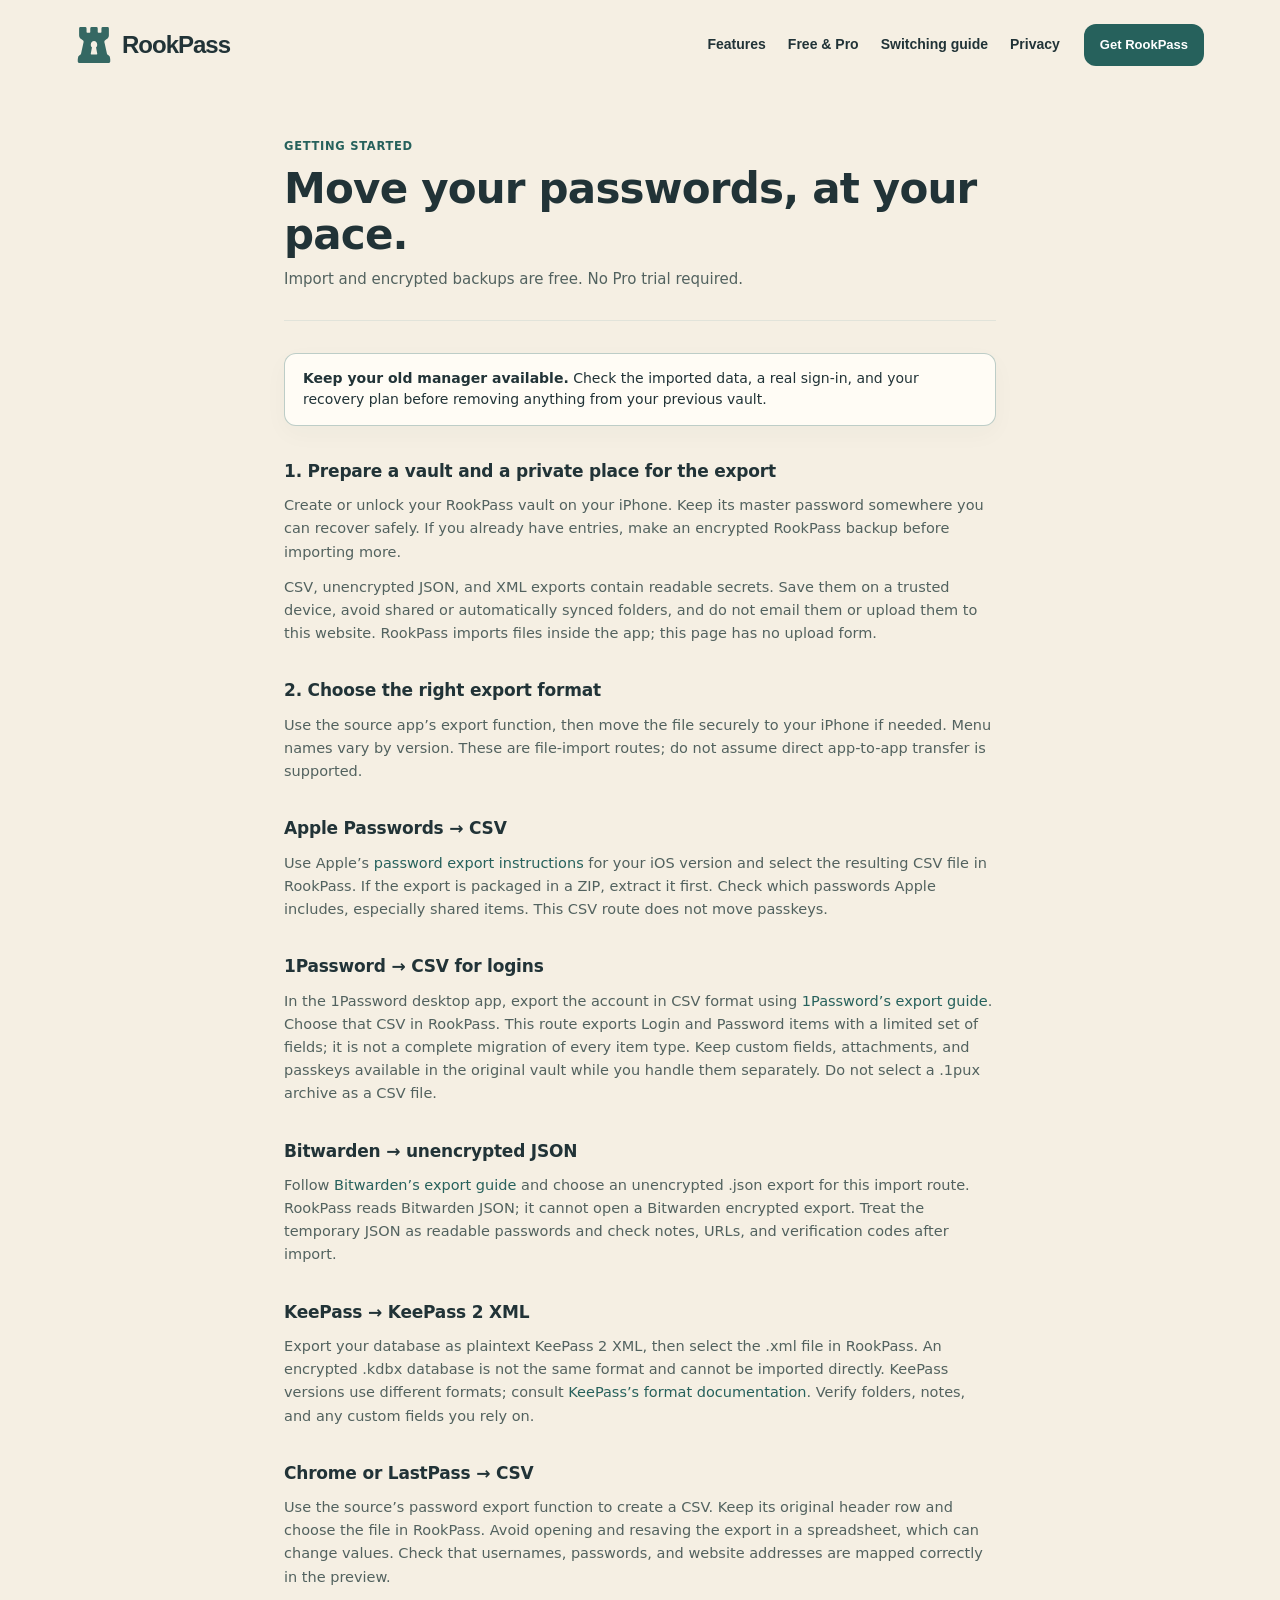
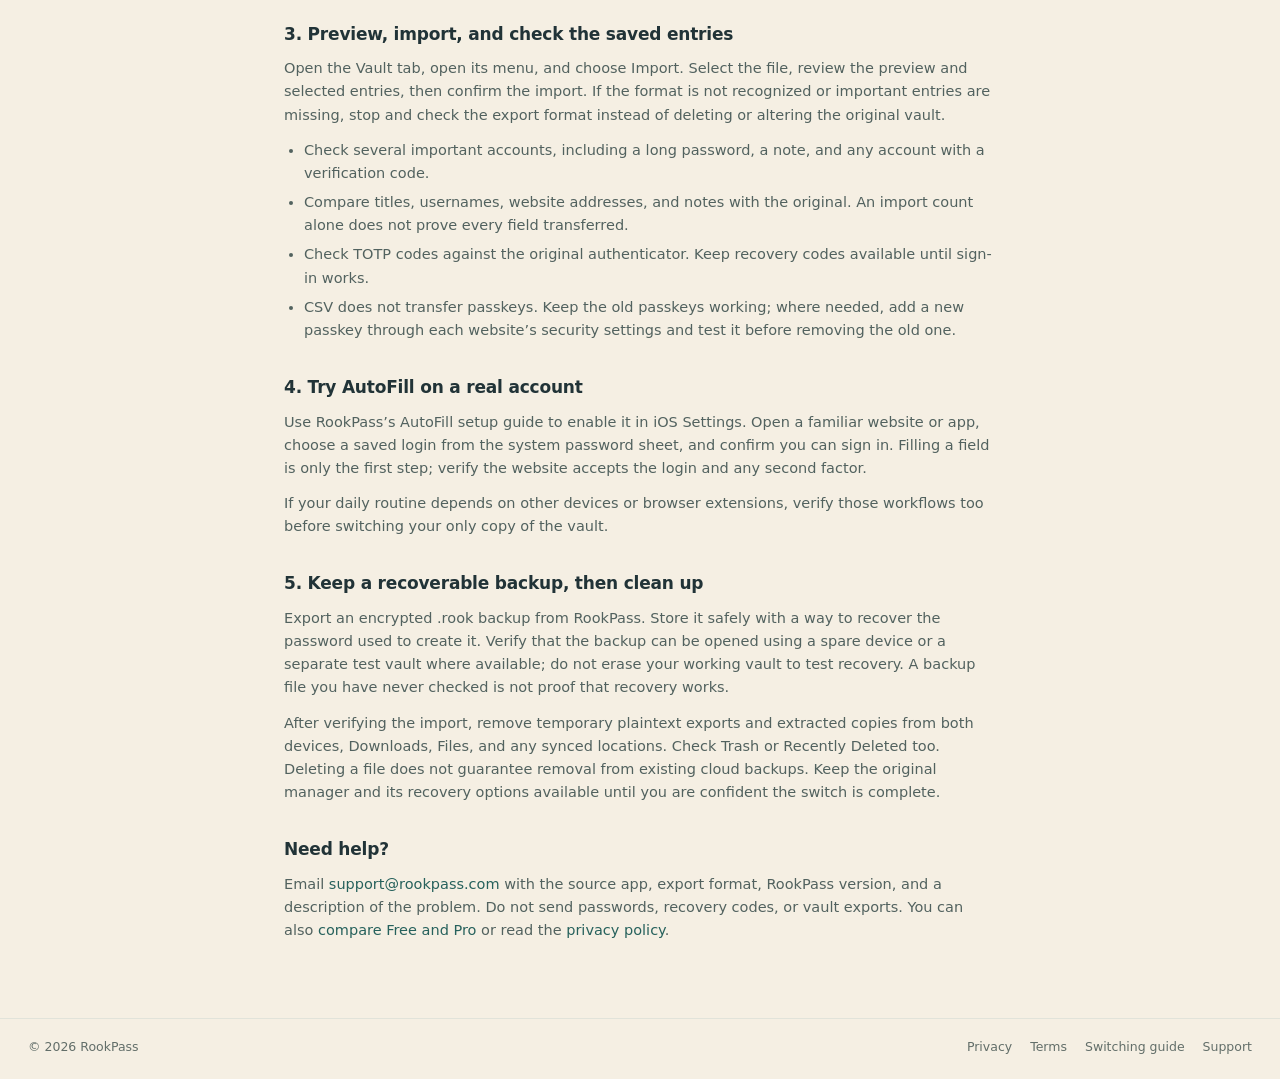
<file: switching.html>
<!DOCTYPE html>
<html lang="en">
<head>
<meta charset="UTF-8">
<meta name="viewport" content="width=device-width, initial-scale=1.0, viewport-fit=cover">
<meta name="description" content="Move passwords to RookPass: supported export formats, import checks, AutoFill, backups, and cleanup.">
<meta name="theme-color" content="#f5efe3">
<meta name="color-scheme" content="light">
<title>Switching guide — RookPass</title>
<link rel="icon" type="image/png" href="assets/appicon.png?v=flat-teal-1">
<link rel="stylesheet" href="assets/style.css?v=flat-teal-1">
<link rel="stylesheet" href="assets/site-refinements.css?v=1">
</head>
<body>
<a class="skip" href="#main">Skip to content</a>

<header class="rook-header"><a class="brand" href="index.html" aria-label="RookPass home"><img src="assets/rook-flat-b-64.svg" width="36" height="36" alt="">RookPass</a><nav class="rook-desktop-nav" aria-label="Main"><a href="features.html">Features</a><a href="index.html#pro">Free &amp; Pro</a><a href="switching.html">Switching guide</a><a href="privacy.html">Privacy</a></nav><a class="rook-download" href="https://apps.apple.com/app/id6764725913">Get RookPass</a><details class="rook-mobile-menu"><summary>Menu</summary><nav aria-label="Mobile navigation"><a href="features.html">Features</a><a href="index.html#pro">Free &amp; Pro</a><a href="switching.html">Switching guide</a><a href="privacy.html">Privacy</a></nav></details></header>

<main id="main" class="container">
  <header class="page-header">
    <div class="label">Getting started</div>
    <h1>Move your passwords, at your pace.</h1>
    <div class="meta">Import and encrypted backups are free. No Pro trial required.</div>
  </header>
  <article>
    <div class="callout"><strong>Keep your old manager available.</strong> Check the imported data, a real sign-in, and your recovery plan before removing anything from your previous vault.</div>

    <h2>1. Prepare a vault and a private place for the export</h2>
    <p>Create or unlock your RookPass vault on your iPhone. Keep its master password somewhere you can recover safely. If you already have entries, make an encrypted RookPass backup before importing more.</p>
    <p>CSV, unencrypted JSON, and XML exports contain readable secrets. Save them on a trusted device, avoid shared or automatically synced folders, and do not email them or upload them to this website. RookPass imports files inside the app; this page has no upload form.</p>

    <h2 id="formats">2. Choose the right export format</h2>
    <p>Use the source app’s export function, then move the file securely to your iPhone if needed. Menu names vary by version. These are file-import routes; do not assume direct app-to-app transfer is supported.</p>

    <h2>Apple Passwords → CSV</h2>
    <p>Use Apple’s <a href="https://support.apple.com/en-euro/guide/iphone/iphf28f2e93e/ios">password export instructions</a> for your iOS version and select the resulting CSV file in RookPass. If the export is packaged in a ZIP, extract it first. Check which passwords Apple includes, especially shared items. This CSV route does not move passkeys.</p>

    <h2>1Password → CSV for logins</h2>
    <p>In the 1Password desktop app, export the account in CSV format using <a href="https://support.1password.com/export/">1Password’s export guide</a>. Choose that CSV in RookPass. This route exports Login and Password items with a limited set of fields; it is not a complete migration of every item type. Keep custom fields, attachments, and passkeys available in the original vault while you handle them separately. Do not select a .1pux archive as a CSV file.</p>

    <h2>Bitwarden → unencrypted JSON</h2>
    <p>Follow <a href="https://bitwarden.com/help/export-your-data/">Bitwarden’s export guide</a> and choose an unencrypted .json export for this import route. RookPass reads Bitwarden JSON; it cannot open a Bitwarden encrypted export. Treat the temporary JSON as readable passwords and check notes, URLs, and verification codes after import.</p>

    <h2>KeePass → KeePass 2 XML</h2>
    <p>Export your database as plaintext KeePass 2 XML, then select the .xml file in RookPass. An encrypted .kdbx database is not the same format and cannot be imported directly. KeePass versions use different formats; consult <a href="https://keepass.info/help/base/importexport.html">KeePass’s format documentation</a>. Verify folders, notes, and any custom fields you rely on.</p>

    <h2>Chrome or LastPass → CSV</h2>
    <p>Use the source’s password export function to create a CSV. Keep its original header row and choose the file in RookPass. Avoid opening and resaving the export in a spreadsheet, which can change values. Check that usernames, passwords, and website addresses are mapped correctly in the preview.</p>

    <h2>3. Preview, import, and check the saved entries</h2>
    <p>Open the Vault tab, open its menu, and choose Import. Select the file, review the preview and selected entries, then confirm the import. If the format is not recognized or important entries are missing, stop and check the export format instead of deleting or altering the original vault.</p>
    <ul>
      <li>Check several important accounts, including a long password, a note, and any account with a verification code.</li>
      <li>Compare titles, usernames, website addresses, and notes with the original. An import count alone does not prove every field transferred.</li>
      <li>Check TOTP codes against the original authenticator. Keep recovery codes available until sign-in works.</li>
      <li>CSV does not transfer passkeys. Keep the old passkeys working; where needed, add a new passkey through each website’s security settings and test it before removing the old one.</li>
    </ul>

    <h2>4. Try AutoFill on a real account</h2>
    <p>Use RookPass’s AutoFill setup guide to enable it in iOS Settings. Open a familiar website or app, choose a saved login from the system password sheet, and confirm you can sign in. Filling a field is only the first step; verify the website accepts the login and any second factor.</p>
    <p>If your daily routine depends on other devices or browser extensions, verify those workflows too before switching your only copy of the vault.</p>

    <h2>5. Keep a recoverable backup, then clean up</h2>
    <p>Export an encrypted .rook backup from RookPass. Store it safely with a way to recover the password used to create it. Verify that the backup can be opened using a spare device or a separate test vault where available; do not erase your working vault to test recovery. A backup file you have never checked is not proof that recovery works.</p>
    <p>After verifying the import, remove temporary plaintext exports and extracted copies from both devices, Downloads, Files, and any synced locations. Check Trash or Recently Deleted too. Deleting a file does not guarantee removal from existing cloud backups. Keep the original manager and its recovery options available until you are confident the switch is complete.</p>

    <h2>Need help?</h2>
    <p>Email <a href="mailto:support@rookpass.com">support@rookpass.com</a> with the source app, export format, RookPass version, and a description of the problem. Do not send passwords, recovery codes, or vault exports. You can also <a href="features.html">compare Free and Pro</a> or read the <a href="privacy.html">privacy policy</a>.</p>
  </article>
</main>

<footer class="landing-foot">
  <span>© 2026 RookPass</span>
  <nav class="links" aria-label="Footer">
    <a href="privacy.html">Privacy</a>
    <a href="terms.html">Terms</a>
    <a class="active" href="switching.html" aria-current="page">Switching guide</a>
    <a href="mailto:support@rookpass.com">Support</a>
  </nav>
</footer>

</body>
</html>
</file>
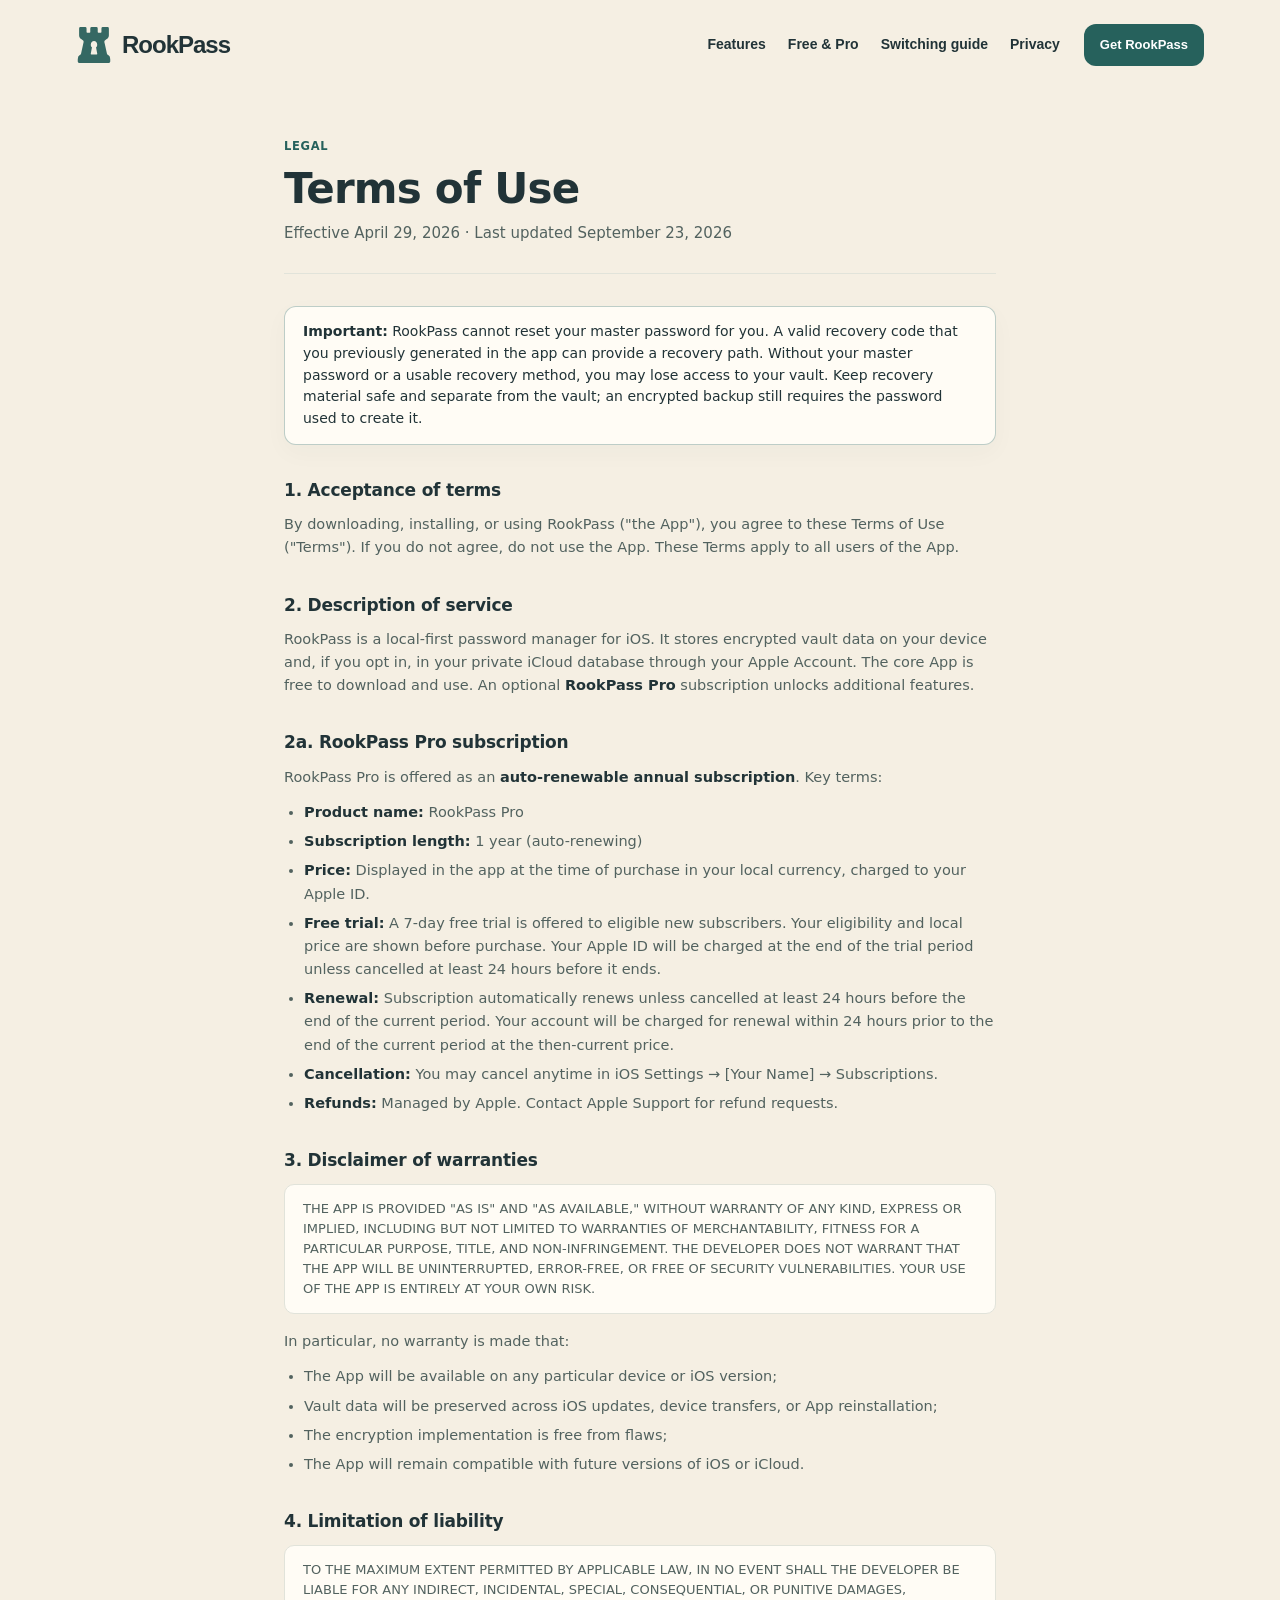
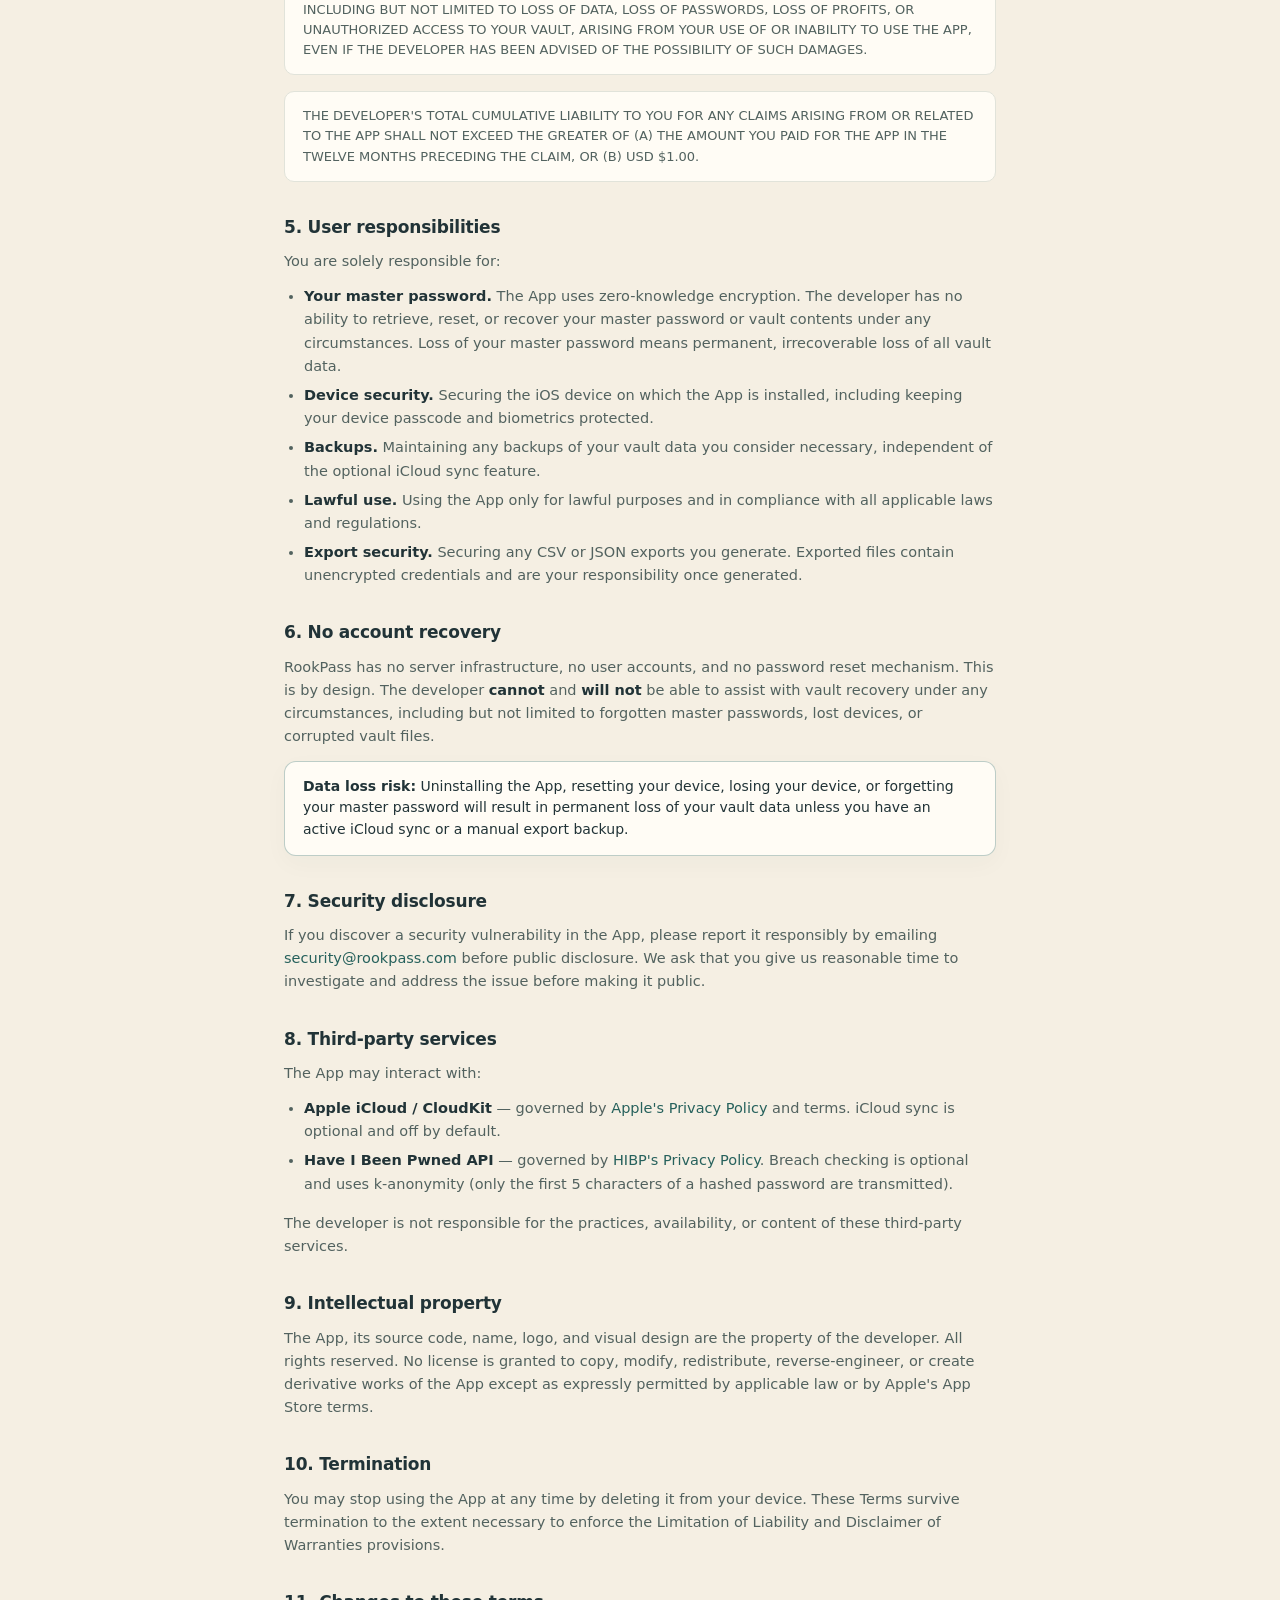
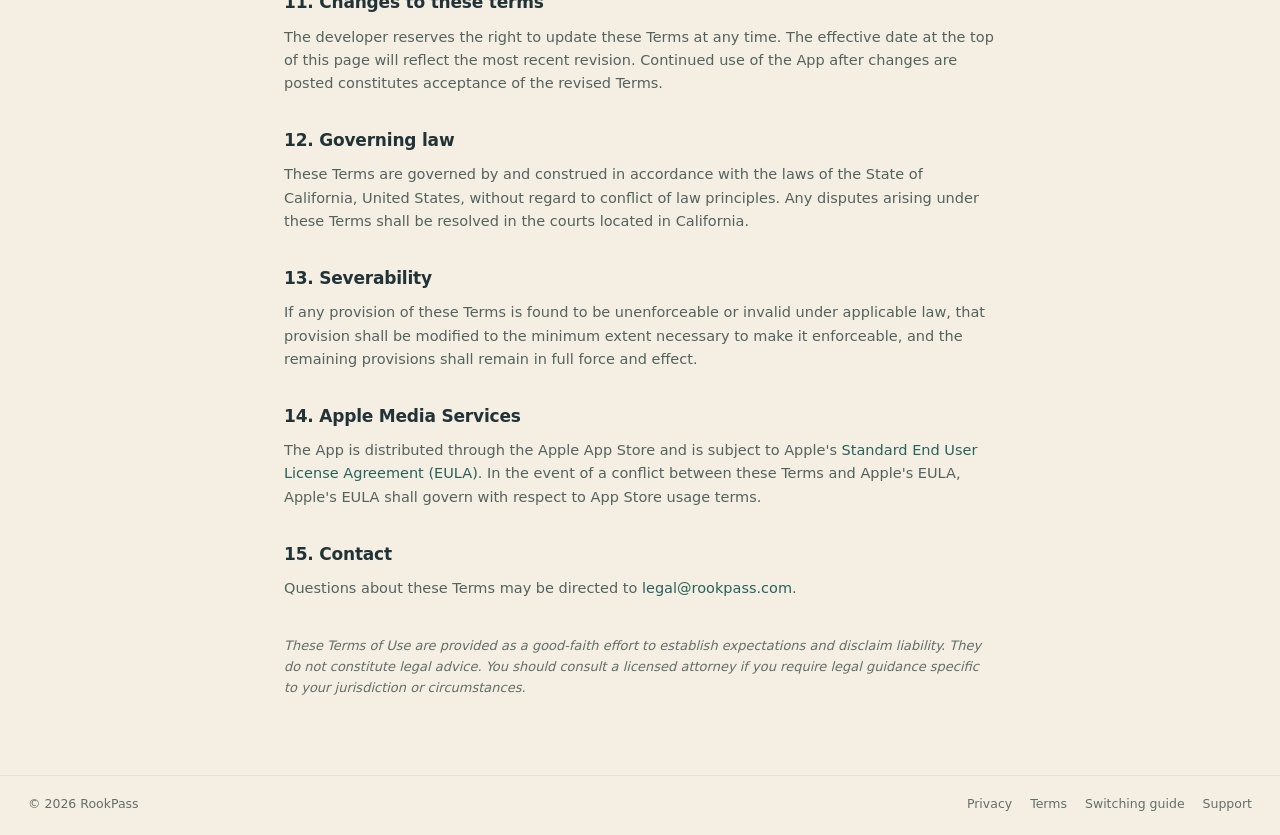
<file: terms.html>
<!DOCTYPE html>
<html lang="en">
<head>
<meta charset="UTF-8">
<meta name="viewport" content="width=device-width, initial-scale=1.0, viewport-fit=cover">
<meta name="description" content="RookPass Terms of Use — zero-knowledge password manager.">
<meta name="theme-color" content="#f5efe3">
<meta name="color-scheme" content="light">
<title>Terms — RookPass</title>
<link rel="icon" type="image/png" href="assets/appicon.png?v=flat-teal-1">
<link rel="stylesheet" href="assets/style.css?v=flat-teal-1">
<link rel="stylesheet" href="assets/site-refinements.css?v=1">
</head>
<body>
<a class="skip" href="#main">Skip to content</a>

<header class="rook-header"><a class="brand" href="index.html" aria-label="RookPass home"><img src="assets/rook-flat-b-64.svg" width="36" height="36" alt="">RookPass</a><nav class="rook-desktop-nav" aria-label="Main"><a href="features.html">Features</a><a href="index.html#pro">Free &amp; Pro</a><a href="switching.html">Switching guide</a><a href="privacy.html">Privacy</a></nav><a class="rook-download" href="https://apps.apple.com/app/id6764725913">Get RookPass</a><details class="rook-mobile-menu"><summary>Menu</summary><nav aria-label="Mobile navigation"><a href="features.html">Features</a><a href="index.html#pro">Free &amp; Pro</a><a href="switching.html">Switching guide</a><a href="privacy.html">Privacy</a></nav></details></header>

<main class="container" id="main">

  <header class="page-header">
    <div class="label">Legal</div>
    <h1>Terms of Use</h1>
    <div class="meta">Effective April 29, 2026 · Last updated September 23, 2026</div>
  </header>

  <article>

  <div class="callout">
    <strong>Important:</strong> RookPass cannot reset your master password for you. A valid recovery code that you previously generated in the app can provide a recovery path. Without your master password or a usable recovery method, you may lose access to your vault. Keep recovery material safe and separate from the vault; an encrypted backup still requires the password used to create it.
  </div>

  <h2>1. Acceptance of terms</h2>
  <p>By downloading, installing, or using RookPass ("the App"), you agree to these Terms of Use ("Terms"). If you do not agree, do not use the App. These Terms apply to all users of the App.</p>

  <h2>2. Description of service</h2>
  <p>RookPass is a local-first password manager for iOS. It stores encrypted vault data on your device and, if you opt in, in your private iCloud database through your Apple Account. The core App is free to download and use. An optional <strong>RookPass Pro</strong> subscription unlocks additional features.</p>

  <h2>2a. RookPass Pro subscription</h2>
  <p>RookPass Pro is offered as an <strong>auto-renewable annual subscription</strong>. Key terms:</p>
  <ul>
    <li><strong>Product name:</strong> RookPass Pro</li>
    <li><strong>Subscription length:</strong> 1 year (auto-renewing)</li>
    <li><strong>Price:</strong> Displayed in the app at the time of purchase in your local currency, charged to your Apple ID.</li>
    <li><strong>Free trial:</strong> A 7-day free trial is offered to eligible new subscribers. Your eligibility and local price are shown before purchase. Your Apple ID will be charged at the end of the trial period unless cancelled at least 24 hours before it ends.</li>
    <li><strong>Renewal:</strong> Subscription automatically renews unless cancelled at least 24 hours before the end of the current period. Your account will be charged for renewal within 24 hours prior to the end of the current period at the then-current price.</li>
    <li><strong>Cancellation:</strong> You may cancel anytime in iOS Settings → [Your Name] → Subscriptions.</li>
    <li><strong>Refunds:</strong> Managed by Apple. Contact Apple Support for refund requests.</li>
  </ul>

  <h2>3. Disclaimer of warranties</h2>
  <div class="legal-block">
    THE APP IS PROVIDED "AS IS" AND "AS AVAILABLE," WITHOUT WARRANTY OF ANY KIND, EXPRESS OR IMPLIED, INCLUDING BUT NOT LIMITED TO WARRANTIES OF MERCHANTABILITY, FITNESS FOR A PARTICULAR PURPOSE, TITLE, AND NON-INFRINGEMENT. THE DEVELOPER DOES NOT WARRANT THAT THE APP WILL BE UNINTERRUPTED, ERROR-FREE, OR FREE OF SECURITY VULNERABILITIES. YOUR USE OF THE APP IS ENTIRELY AT YOUR OWN RISK.
  </div>
  <p>In particular, no warranty is made that:</p>
  <ul>
    <li>The App will be available on any particular device or iOS version;</li>
    <li>Vault data will be preserved across iOS updates, device transfers, or App reinstallation;</li>
    <li>The encryption implementation is free from flaws;</li>
    <li>The App will remain compatible with future versions of iOS or iCloud.</li>
  </ul>

  <h2>4. Limitation of liability</h2>
  <div class="legal-block">
    TO THE MAXIMUM EXTENT PERMITTED BY APPLICABLE LAW, IN NO EVENT SHALL THE DEVELOPER BE LIABLE FOR ANY INDIRECT, INCIDENTAL, SPECIAL, CONSEQUENTIAL, OR PUNITIVE DAMAGES, INCLUDING BUT NOT LIMITED TO LOSS OF DATA, LOSS OF PASSWORDS, LOSS OF PROFITS, OR UNAUTHORIZED ACCESS TO YOUR VAULT, ARISING FROM YOUR USE OF OR INABILITY TO USE THE APP, EVEN IF THE DEVELOPER HAS BEEN ADVISED OF THE POSSIBILITY OF SUCH DAMAGES.
  </div>
  <div class="legal-block">
    THE DEVELOPER'S TOTAL CUMULATIVE LIABILITY TO YOU FOR ANY CLAIMS ARISING FROM OR RELATED TO THE APP SHALL NOT EXCEED THE GREATER OF (A) THE AMOUNT YOU PAID FOR THE APP IN THE TWELVE MONTHS PRECEDING THE CLAIM, OR (B) USD $1.00.
  </div>

  <h2>5. User responsibilities</h2>
  <p>You are solely responsible for:</p>
  <ul>
    <li><strong>Your master password.</strong> The App uses zero-knowledge encryption. The developer has no ability to retrieve, reset, or recover your master password or vault contents under any circumstances. Loss of your master password means permanent, irrecoverable loss of all vault data.</li>
    <li><strong>Device security.</strong> Securing the iOS device on which the App is installed, including keeping your device passcode and biometrics protected.</li>
    <li><strong>Backups.</strong> Maintaining any backups of your vault data you consider necessary, independent of the optional iCloud sync feature.</li>
    <li><strong>Lawful use.</strong> Using the App only for lawful purposes and in compliance with all applicable laws and regulations.</li>
    <li><strong>Export security.</strong> Securing any CSV or JSON exports you generate. Exported files contain unencrypted credentials and are your responsibility once generated.</li>
  </ul>

  <h2>6. No account recovery</h2>
  <p>RookPass has no server infrastructure, no user accounts, and no password reset mechanism. This is by design. The developer <strong>cannot</strong> and <strong>will not</strong> be able to assist with vault recovery under any circumstances, including but not limited to forgotten master passwords, lost devices, or corrupted vault files.</p>

  <div class="callout">
    <strong>Data loss risk:</strong> Uninstalling the App, resetting your device, losing your device, or forgetting your master password will result in permanent loss of your vault data unless you have an active iCloud sync or a manual export backup.
  </div>

  <h2>7. Security disclosure</h2>
  <p>If you discover a security vulnerability in the App, please report it responsibly by emailing <a href="mailto:security@rookpass.com">security@rookpass.com</a> before public disclosure. We ask that you give us reasonable time to investigate and address the issue before making it public.</p>

  <h2>8. Third-party services</h2>
  <p>The App may interact with:</p>
  <ul>
    <li><strong>Apple iCloud / CloudKit</strong> — governed by <a href="https://www.apple.com/legal/privacy/">Apple's Privacy Policy</a> and terms. iCloud sync is optional and off by default.</li>
    <li><strong>Have I Been Pwned API</strong> — governed by <a href="https://haveibeenpwned.com/Privacy">HIBP's Privacy Policy</a>. Breach checking is optional and uses k-anonymity (only the first 5 characters of a hashed password are transmitted).</li>
  </ul>
  <p>The developer is not responsible for the practices, availability, or content of these third-party services.</p>

  <h2>9. Intellectual property</h2>
  <p>The App, its source code, name, logo, and visual design are the property of the developer. All rights reserved. No license is granted to copy, modify, redistribute, reverse-engineer, or create derivative works of the App except as expressly permitted by applicable law or by Apple's App Store terms.</p>

  <h2>10. Termination</h2>
  <p>You may stop using the App at any time by deleting it from your device. These Terms survive termination to the extent necessary to enforce the Limitation of Liability and Disclaimer of Warranties provisions.</p>

  <h2>11. Changes to these terms</h2>
  <p>The developer reserves the right to update these Terms at any time. The effective date at the top of this page will reflect the most recent revision. Continued use of the App after changes are posted constitutes acceptance of the revised Terms.</p>

  <h2>12. Governing law</h2>
  <p>These Terms are governed by and construed in accordance with the laws of the State of California, United States, without regard to conflict of law principles. Any disputes arising under these Terms shall be resolved in the courts located in California.</p>

  <h2>13. Severability</h2>
  <p>If any provision of these Terms is found to be unenforceable or invalid under applicable law, that provision shall be modified to the minimum extent necessary to make it enforceable, and the remaining provisions shall remain in full force and effect.</p>

  <h2>14. Apple Media Services</h2>
  <p>The App is distributed through the Apple App Store and is subject to Apple's <a href="https://www.apple.com/legal/internet-services/itunes/dev/stdeula/">Standard End User License Agreement (EULA)</a>. In the event of a conflict between these Terms and Apple's EULA, Apple's EULA shall govern with respect to App Store usage terms.</p>

  <h2>15. Contact</h2>
  <p>Questions about these Terms may be directed to <a href="mailto:legal@rookpass.com">legal@rookpass.com</a>.</p>

  <p style="margin-top: 36px; font-size: 13px; color: var(--text-faint);">
    <em>These Terms of Use are provided as a good-faith effort to establish expectations and disclaim liability. They do not constitute legal advice. You should consult a licensed attorney if you require legal guidance specific to your jurisdiction or circumstances.</em>
  </p>

  </article>

</main>

<footer class="landing-foot">
  <span>© 2026 RookPass</span>
  <nav class="links" aria-label="Footer">
    <a href="privacy.html">Privacy</a>
    <a href="terms.html">Terms</a>
    <a href="switching.html">Switching guide</a>
    <a href="mailto:support@rookpass.com">Support</a>
  </nav>
</footer>

</body>
</html>
</file>
<file: assets/style.css>
/* Rook — dark-themed shared stylesheet
 * Single source of truth for index, privacy, terms, and changelog.
 * Soft graphite dark (not pure black) with indigo accent matching the
 * iOS app's AccentColor.
 */

:root {
  --bg:           #14151a;     /* soft graphite, slight blue-violet bias */
  --bg-2:         #1a1c22;     /* slightly raised */
  --bg-elevated:  #1f2128;     /* sections / nav background */
  --card:         #1c1e25;     /* surfaces */
  --card-2:       #23262e;     /* chips / inline pills */
  --border:       rgba(255, 255, 255, 0.08);
  --hairline:     rgba(255, 255, 255, 0.05);
  --text:         #f3f4f8;     /* primary label */
  --text-muted:   #b9bcc6;     /* secondary, ~10:1 on --bg */
  --text-faint:   #8a8d97;
  --accent:       #7c8bff;     /* lifted indigo for stronger glow on graphite */
  --accent-2:     #6173ff;     /* app AccentColor dark */
  --accent-soft:  rgba(124, 139, 255, 0.14);
  --green:        #30d158;
  --orange:       #ff9f0a;
  --red:          #ff453a;

  color-scheme: dark;
}

* { box-sizing: border-box; margin: 0; padding: 0; }
html, body { height: 100%; }
html { scroll-behavior: smooth; -webkit-text-size-adjust: 100%; }
body {
  font-family: -apple-system, BlinkMacSystemFont, "SF Pro Text", "Segoe UI", system-ui, sans-serif;
  background: var(--bg);
  color: var(--text);
  line-height: 1.55;
  -webkit-font-smoothing: antialiased;
  -moz-osx-font-smoothing: grayscale;
  font-size: 16px;
}
a { color: var(--accent); text-decoration: none; }
a:hover { text-decoration: underline; }

/* ─────────────────────────────────────────────────────────────────────
   LANDING — single-viewport home page
   ───────────────────────────────────────────────────────────────────── */

body.landing {
  min-height: 100dvh;
  display: flex;
  flex-direction: column;
  /* Layered indigo glow on graphite */
  background:
    radial-gradient(1400px 900px at 50% -4%, rgba(124, 139, 255, 0.11), transparent 70%),
    radial-gradient(1000px 600px at 50% 38%, rgba(97, 115, 255, 0.05), transparent 65%),
    radial-gradient(900px 520px at 12% 110%, rgba(124, 139, 255, 0.06), transparent 60%),
    radial-gradient(900px 520px at 88% 110%, rgba(97, 115, 255, 0.04), transparent 60%),
    linear-gradient(180deg, #181a21 0%, var(--bg) 55%, #101117 100%);
  position: relative;
}
/* Faint grain / noise to break banding on dark gradients */
body.landing::before {
  content: "";
  position: fixed; inset: 0;
  pointer-events: none;
  opacity: 0.035;
  background-image: url("data:image/svg+xml;utf8,<svg xmlns='http://www.w3.org/2000/svg' width='160' height='160'><filter id='n'><feTurbulence type='fractalNoise' baseFrequency='0.9' numOctaves='2' stitchTiles='stitch'/><feColorMatrix values='0 0 0 0 1  0 0 0 0 1  0 0 0 0 1  0 0 0 0.55 0'/></filter><rect width='100%25' height='100%25' filter='url(%23n)'/></svg>");
  mix-blend-mode: overlay;
  z-index: 0;
}
.landing > * { position: relative; z-index: 1; }

.landing-main {
  flex: 1;
  display: flex;
  flex-direction: column;
  align-items: center;
  justify-content: center;
  padding: 32px 24px 16px;
  text-align: center;
  gap: 36px;
}

.hero-block { max-width: 640px; }
.hero-block .icon {
  width: 100px; height: 100px;
  border-radius: 24px;
  display: block;
  margin: 0 auto 24px;
  box-shadow: 0 8px 28px rgba(0,0,0,0.55);
  transition: transform 0.5s cubic-bezier(0.2, 0.7, 0.2, 1);
}
.hero-block .icon:hover { transform: translateY(-2px) scale(1.02); }
.hero-block h1 {
  font-size: clamp(32px, 4.8vw, 48px);
  font-weight: 700;
  letter-spacing: -1.1px;
  line-height: 1.06;
  color: var(--text);
  margin-bottom: 16px;
  background: linear-gradient(180deg, #ffffff 0%, #c8ccdb 110%);
  -webkit-background-clip: text;
  background-clip: text;
  -webkit-text-fill-color: transparent;
}
.hero-block .lede {
  font-size: clamp(15px, 1.6vw, 17.5px);
  color: var(--text-muted);
  max-width: 560px;
  margin: 0 auto;
  line-height: 1.55;
}

/* Three security/privacy/feature pillars */
.pillars {
  display: grid;
  grid-template-columns: repeat(3, minmax(0, 1fr));
  gap: 14px;
  width: 100%;
  max-width: 920px;
}
.pillar {
  position: relative;
  background:
    linear-gradient(180deg, rgba(255,255,255,0.05), rgba(255,255,255,0.02)),
    var(--card);
  border: 1px solid var(--border);
  border-radius: 18px;
  padding: 22px 22px 20px;
  text-align: left;
  backdrop-filter: blur(20px);
  -webkit-backdrop-filter: blur(20px);
  box-shadow:
    inset 0 1px 0 rgba(255,255,255,0.05),
    0 1px 2px rgba(0,0,0,0.3);
  transition: transform 0.25s ease, border-color 0.25s ease, box-shadow 0.25s ease;
}
.pillar:hover {
  transform: translateY(-2px);
  border-color: rgba(124, 139, 255, 0.32);
  box-shadow:
    inset 0 1px 0 rgba(255,255,255,0.06),
    0 8px 24px rgba(0,0,0,0.4),
    0 0 0 1px rgba(124, 139, 255, 0.05);
}
.pillar .kicker {
  display: inline-flex;
  align-items: center;
  gap: 6px;
  font-size: 11px;
  font-weight: 700;
  letter-spacing: 0.9px;
  text-transform: uppercase;
  color: var(--accent);
  margin-bottom: 10px;
}
.pillar .kicker::before {
  content: "";
  width: 6px; height: 6px;
  border-radius: 50%;
  background: var(--accent);
  box-shadow: 0 0 8px var(--accent);
}
.pillar p {
  font-size: 14px;
  color: var(--text-muted);
  line-height: 1.55;
}

/* At-a-glance chip strip */
.chips {
  list-style: none;
  display: flex;
  flex-wrap: wrap;
  justify-content: center;
  gap: 8px;
  max-width: 780px;
}
.chips li {
  font-size: 12.5px;
  font-weight: 500;
  color: var(--text-muted);
  background: rgba(255,255,255,0.04);
  border: 1px solid var(--hairline);
  border-radius: 999px;
  padding: 6px 13px;
  pointer-events: none;
  user-select: none;
  -webkit-user-select: none;
}

.landing-foot {
  display: flex;
  align-items: center;
  justify-content: space-between;
  flex-wrap: wrap;
  gap: 12px;
  padding: 18px max(28px, calc(env(safe-area-inset-right, 0px) + 20px)) max(22px, calc(env(safe-area-inset-bottom, 0px) + 14px)) max(28px, calc(env(safe-area-inset-left, 0px) + 20px));
  font-size: 12.5px;
  color: var(--text-faint);
  border-top: 1px solid var(--hairline);
}
.landing-foot .links { display: flex; gap: 18px; flex-wrap: wrap; }
.landing-foot a { color: var(--text-faint); }
.landing-foot a:hover { color: var(--text); text-decoration: none; }

/* ─────────────────────────────────────────────────────────────────────
   FEATURES / COMPARE PAGE
   ───────────────────────────────────────────────────────────────────── */

.compare-shell {
  width: 100%;
  max-width: 1120px;
  margin: 0 auto;
  padding: 36px 24px 64px;
}

.compare-hero {
  display: flex;
  flex-direction: column;
  gap: 20px;
  margin-bottom: 28px;
}

.eyebrow {
  font-size: 11.5px;
  font-weight: 700;
  text-transform: uppercase;
  letter-spacing: 0.8px;
  color: var(--accent);
}

.compare-hero h1 {
  font-size: clamp(34px, 5vw, 48px);
  font-weight: 700;
  letter-spacing: -1px;
  line-height: 1.06;
  color: var(--text);
}

.compare-meta {
  max-width: 920px;
  font-size: 17px;
  line-height: 1.6;
  color: var(--text-muted);
}

.compare-highlights {
  display: grid;
  grid-template-columns: repeat(3, minmax(0, 1fr));
  gap: 14px;
}

.compare-card {
  background:
    linear-gradient(180deg, rgba(255,255,255,0.045), rgba(255,255,255,0.018)),
    var(--card);
  border: 1px solid var(--border);
  border-radius: 18px;
  padding: 20px;
  box-shadow:
    inset 0 1px 0 rgba(255,255,255,0.04),
    0 1px 2px rgba(0,0,0,0.28);
}

.card-kicker {
  font-size: 11px;
  font-weight: 700;
  text-transform: uppercase;
  letter-spacing: 0.8px;
  color: var(--accent);
  margin-bottom: 8px;
}

.compare-card h3 {
  font-size: 20px;
  font-weight: 650;
  line-height: 1.2;
  letter-spacing: -0.3px;
  color: var(--text);
  margin-bottom: 8px;
}

.compare-card p {
  font-size: 14.5px;
  color: var(--text-muted);
  line-height: 1.6;
}

.compare-table-wrap {
  margin: 28px 0 32px;
  background: var(--card);
  border: 1px solid var(--border);
  border-radius: 22px;
  overflow: hidden;
  box-shadow:
    inset 0 1px 0 rgba(255,255,255,0.04),
    0 10px 32px rgba(0,0,0,0.24);
}

.compare-table {
  width: 100%;
  border-collapse: collapse;
}

.compare-table thead th,
.compare-table tfoot td {
  background: rgba(255,255,255,0.03);
}

.compare-table th {
  text-align: left;
  padding: 16px 18px;
  font-size: 12px;
  font-weight: 700;
  text-transform: uppercase;
  letter-spacing: 0.7px;
  color: var(--text-faint);
  border-bottom: 1px solid var(--hairline);
}

.compare-table td {
  padding: 14px 18px;
  border-bottom: 1px solid var(--hairline);
  color: var(--text-muted);
  font-size: 14px;
  vertical-align: middle;
}

.compare-table tbody tr:last-child td,
.compare-table tfoot tr:last-child td {
  border-bottom: none;
}

.compare-table .feature-name {
  width: 56%;
  color: var(--text);
  font-weight: 500;
}

.compare-table .yes,
.compare-table .no,
.compare-table .note,
.compare-table th:nth-child(2),
.compare-table th:nth-child(3),
.compare-table td:nth-child(2),
.compare-table td:nth-child(3) {
  text-align: center;
}

.compare-table .yes {
  color: var(--green);
  font-weight: 600;
}

.compare-table .no {
  color: var(--text-faint);
}

.compare-table .note {
  color: var(--text);
  font-weight: 600;
}

.compare-table .group-row td {
  background: rgba(255,255,255,0.02);
  color: var(--text);
  font-size: 11.5px;
  font-weight: 700;
  text-transform: uppercase;
  letter-spacing: 0.7px;
  border-top: 1px solid var(--hairline);
}

.compare-table tfoot td {
  font-weight: 600;
  color: var(--text);
}

.cta-band {
  display: flex;
  align-items: center;
  justify-content: space-between;
  gap: 24px;
  padding: 28px;
  background:
    linear-gradient(180deg, rgba(255,255,255,0.04), rgba(255,255,255,0.02)),
    var(--card);
  border: 1px solid var(--border);
  border-radius: 20px;
}

.cta-band h2 {
  font-size: clamp(24px, 3.2vw, 32px);
  font-weight: 700;
  letter-spacing: -0.6px;
  color: var(--text);
  margin-bottom: 8px;
}

.cta-band p {
  max-width: 700px;
  font-size: 15px;
  line-height: 1.6;
  color: var(--text-muted);
}

.hero-actions {
  display: flex;
  align-items: center;
  justify-content: flex-end;
  gap: 12px;
  flex-wrap: wrap;
}

.button,
.button-ghost {
  display: inline-flex;
  align-items: center;
  justify-content: center;
  min-height: 46px;
  padding: 0 18px;
  border-radius: 14px;
  font-size: 14.5px;
  font-weight: 600;
  text-decoration: none;
  transition: background 0.18s ease, border-color 0.18s ease, color 0.18s ease, transform 0.18s ease;
}

.button {
  background: var(--accent);
  color: #fff;
  box-shadow: 0 8px 24px rgba(124, 139, 255, 0.25);
}

.button:hover {
  background: var(--accent-2);
  text-decoration: none;
  transform: translateY(-1px);
}

.button-ghost {
  background: rgba(255,255,255,0.04);
  border: 1px solid var(--hairline);
  color: var(--text);
}

.button-ghost:hover {
  background: rgba(255,255,255,0.07);
  border-color: var(--border);
  text-decoration: none;
}

@media (max-width: 900px) {
  .compare-highlights {
    grid-template-columns: 1fr;
  }

  .cta-band {
    flex-direction: column;
    align-items: flex-start;
  }

  .hero-actions {
    justify-content: flex-start;
  }
}

@media (max-width: 680px) {
  .compare-shell {
    padding: 24px 16px 48px;
  }

  .compare-meta {
    font-size: 15px;
  }

  .compare-table-wrap {
    overflow-x: auto;
  }

  .compare-table {
    min-width: 640px;
  }

  .compare-table th,
  .compare-table td {
    padding: 12px 14px;
  }

  .cta-band {
    padding: 22px;
  }
}

/* Landing responsive — collapse pillars at narrow widths */
@media (max-width: 760px) {
  .pillars { grid-template-columns: 1fr; }
  .subpage-nav {
    align-items: flex-start;
    gap: 12px;
    padding: 14px 16px;
  }
  .subpage-nav .brand {
    flex: 0 1 auto;
  }
  .landing-nav-links {
    width: 100%;
    justify-content: flex-start;
    gap: 10px 14px;
  }
  .landing-nav-links a {
    font-size: 13.5px;
  }
  .landing-nav-links .nav-btn {
    padding: 7px 12px;
  }
  /* Respect dynamic island / notch and start below status bar */
  .landing-main {
    gap: 22px;
    padding: max(28px, calc(env(safe-area-inset-top, 0px) + 18px)) 20px 12px;
    justify-content: flex-start;
  }
  .hero-block .icon { width: 80px; height: 80px; border-radius: 18px; margin-bottom: 16px; }
  .hero-block h1 { margin-bottom: 12px; }
  .pillar { padding: 18px 18px 16px; }
  /* Remove bottom-corner glows — on mobile the page is short enough that they
     form a visible blue band across the bottom rather than peeking from below. */
  body.landing {
    background:
      radial-gradient(900px 400px at 50% -6%, rgba(124, 139, 255, 0.18), transparent 60%),
      linear-gradient(180deg, #181a21 0%, var(--bg) 60%, #101117 100%);
  }
}
/* Tighter layout for small phones (iPhone SE and similar) */
@media (max-width: 390px) {
  .subpage-nav {
    padding: 12px 14px;
  }
  .landing-nav-links {
    gap: 8px 12px;
  }
  .landing-nav-links a {
    font-size: 13px;
  }
  .landing-main { gap: 20px; padding: 24px 16px 8px; }
  .pillars { gap: 10px; }
  .pillar { padding: 16px 16px 14px; border-radius: 14px; }
  .chips { gap: 6px; }
  .chips li { font-size: 12px; padding: 5px 11px; }
}

/* ─────────────────────────────────────────────────────────────────────
   INNER PAGES — privacy / terms / changelog
   Shared layout primitives, dark-themed.
   ───────────────────────────────────────────────────────────────────── */

.container { max-width: 760px; margin: 0 auto; padding: 0 24px; }

.subpage-nav {
  display: flex;
  align-items: center;
  justify-content: space-between;
  gap: 20px;
  flex-wrap: wrap;
  padding: 14px 24px;
  border-bottom: 1px solid var(--hairline);
  position: sticky; top: 0;
  background: rgba(20, 21, 26, 0.78);
  backdrop-filter: saturate(180%) blur(20px);
  -webkit-backdrop-filter: saturate(180%) blur(20px);
  z-index: 100;
}
.subpage-nav .brand { display: flex; align-items: center; gap: 10px; color: var(--text); }
.subpage-nav .brand img { width: 26px; height: 26px; border-radius: 6px; }
.subpage-nav .brand span { font-size: 14.5px; font-weight: 600; letter-spacing: -0.2px; }
.subpage-nav .back { font-size: 13.5px; color: var(--text-muted); }
.subpage-nav .back:hover { color: var(--text); text-decoration: none; }
.landing-nav-links {
  display: flex;
  align-items: center;
  justify-content: flex-end;
  flex-wrap: wrap;
  gap: 10px 16px;
  min-width: 0;
}
.landing-nav-links a {
  color: var(--text-muted);
  font-size: 14px;
  font-weight: 500;
  white-space: nowrap;
}
.landing-nav-links a:hover {
  color: var(--text);
  text-decoration: none;
}
.landing-nav-links .nav-btn {
  display: inline-flex;
  align-items: center;
  justify-content: center;
  padding: 8px 14px;
  border-radius: 999px;
  background: var(--accent-soft);
  border: 1px solid rgba(124, 139, 255, 0.22);
  color: var(--accent);
  font-weight: 600;
}
.landing-nav-links .nav-btn:hover {
  background: rgba(124, 139, 255, 0.16);
  border-color: rgba(124, 139, 255, 0.34);
}

.subpage-foot {
  border-top: 1px solid var(--hairline);
  margin-top: 32px;
  padding: 22px 28px;
  display: flex;
  align-items: center;
  justify-content: space-between;
  flex-wrap: wrap;
  gap: 12px;
  font-size: 12.5px;
  color: var(--text-faint);
  max-width: 960px;
  margin-left: auto;
  margin-right: auto;
}
.subpage-foot a { color: var(--text-faint); }
.subpage-foot a:hover { color: var(--text); text-decoration: none; }
.subpage-foot .footer-links { display: flex; gap: 18px; flex-wrap: wrap; }

.page-header {
  padding: 48px 0 28px;
  border-bottom: 1px solid var(--hairline);
  margin-bottom: 32px;
}
.page-header .label {
  font-size: 11.5px;
  font-weight: 600;
  text-transform: uppercase;
  letter-spacing: 0.7px;
  color: var(--accent);
  margin-bottom: 10px;
}
.page-header h1 {
  font-size: clamp(32px, 4vw, 42px);
  font-weight: 700;
  letter-spacing: -0.8px;
  line-height: 1.1;
  margin-bottom: 10px;
  background: linear-gradient(180deg, #ffffff 0%, #c8ccdb 110%);
  -webkit-background-clip: text;
  background-clip: text;
  -webkit-text-fill-color: transparent;
}
.page-header .meta { font-size: 15px; color: var(--text-muted); line-height: 1.55; }

.callout {
  background: var(--accent-soft);
  border: 1px solid color-mix(in srgb, var(--accent) 30%, transparent);
  border-radius: 12px;
  padding: 14px 18px;
  margin-bottom: 28px;
  font-size: 14px;
  color: var(--text);
  line-height: 1.55;
}

article { padding-bottom: 64px; }
article h2 {
  font-size: 17px;
  font-weight: 600;
  margin-top: 32px;
  margin-bottom: 10px;
  letter-spacing: -0.2px;
  color: var(--text);
}
article h2:first-child { margin-top: 0; }
article p { font-size: 14.5px; color: var(--text-muted); margin-bottom: 12px; line-height: 1.6; }
article li { font-size: 14.5px; color: var(--text-muted); margin-bottom: 6px; line-height: 1.6; }
article strong { color: var(--text); font-weight: 600; }
article ul { padding-left: 20px; margin-bottom: 16px; }

article table {
  width: 100%;
  border-collapse: collapse;
  font-size: 13.5px;
  margin: 14px 0 22px;
  border: 1px solid var(--hairline);
  border-radius: 10px;
  overflow: hidden;
}
article th {
  text-align: left;
  padding: 10px 14px;
  background: var(--bg-elevated);
  color: var(--text-faint);
  font-weight: 600;
  font-size: 11.5px;
  letter-spacing: 0.5px;
  text-transform: uppercase;
  border-bottom: 1px solid var(--hairline);
}
article td {
  padding: 12px 14px;
  border-bottom: 1px solid var(--hairline);
  color: var(--text-muted);
  vertical-align: top;
}
article td:first-child { color: var(--text); font-weight: 500; }
article tr:last-child td { border-bottom: none; }

.legal-block {
  background: var(--bg-elevated);
  border: 1px solid var(--hairline);
  border-radius: 10px;
  padding: 14px 18px;
  margin-bottom: 16px;
  font-size: 13px;
  color: var(--text-muted);
  line-height: 1.55;
}

/* Changelog */
.release { margin-bottom: 48px; }
.release-header {
  display: flex; align-items: center; gap: 12px;
  margin-bottom: 22px; flex-wrap: wrap;
}
.release-version { font-size: 22px; font-weight: 700; letter-spacing: -0.4px; color: var(--text); }
.release-date { font-size: 12.5px; color: var(--text-faint); }
.release-tag {
  font-size: 10.5px; font-weight: 600;
  text-transform: uppercase; letter-spacing: 0.5px;
  padding: 3px 10px; border-radius: 999px;
  background: var(--accent-soft); color: var(--accent);
}

.change-group { margin-bottom: 22px; }
.change-group-title {
  font-size: 11.5px; font-weight: 600;
  text-transform: uppercase; letter-spacing: 0.7px;
  color: var(--text-faint);
  margin-bottom: 10px; padding-left: 14px;
}

.changes {
  list-style: none;
  background: var(--card);
  border: 1px solid var(--hairline);
  border-radius: 12px;
  overflow: hidden;
}
.changes li {
  display: flex; gap: 12px; align-items: flex-start;
  padding: 12px 16px;
  border-bottom: 1px solid var(--hairline);
  font-size: 14px; color: var(--text-muted); line-height: 1.5;
}
.changes li:last-child { border-bottom: none; }
.pill {
  flex-shrink: 0;
  font-size: 9.5px; font-weight: 700;
  letter-spacing: 0.5px; text-transform: uppercase;
  padding: 2px 8px; border-radius: 999px;
  margin-top: 2px;
}
.pill-new      { background: var(--accent-soft);                                   color: var(--accent); }
.pill-fix      { background: color-mix(in srgb, var(--green) 16%, transparent);    color: var(--green); }
.pill-improve  { background: color-mix(in srgb, var(--orange) 16%, transparent);   color: var(--orange); }
.pill-security { background: color-mix(in srgb, var(--red) 16%, transparent);      color: var(--red); }

/* Rook Native: canonical public-site appearance. */
:root{--bg:#f5efe3;--bg-2:#eee8dc;--bg-elevated:#fffcf5;--card:#fffcf5;--card-2:#e7ebe2;--border:#d4dbd2;--hairline:#e1e3da;--text:#213337;--text-muted:#52625f;--text-faint:#626e69;--accent:#26615c;--accent-2:#1c4e49;--accent-soft:#e1e8de;--green:#22634a;--orange:#885319;--red:#a63834;color-scheme:light}
body{background:var(--bg)}.subpage-nav{background:#f5efe3f5;border-bottom:1px solid var(--border);backdrop-filter:blur(12px)}.subpage-nav .brand img{width:34px;height:34px;border-radius:0;box-shadow:none}.subpage-nav .brand span{font-size:23px;font-weight:750;letter-spacing:-.8px}.page-header h1{background:none;color:var(--text);-webkit-text-fill-color:var(--text)}.compare-card,.compare-table-wrap,.cta-band,.callout{background:var(--card);box-shadow:0 8px 24px #21333708}.compare-hero h1{background:none;color:var(--text);-webkit-text-fill-color:var(--text)}.button,.landing-nav-links .nav-btn{background:var(--accent);color:white;border:1px solid var(--accent);box-shadow:none}.button:hover,.landing-nav-links .nav-btn:hover{background:var(--accent-2);border-color:var(--accent-2);color:white}.button-ghost{background:var(--card);color:var(--accent)}.compare-table .group-row td,.compare-table thead th{background:var(--accent-soft)}a:focus-visible,button:focus-visible,input:focus-visible{outline:3px solid var(--accent);outline-offset:4px}.skip{position:absolute;top:-100px;left:20px;padding:12px;background:var(--card);z-index:100}.skip:focus{top:10px}
@media(max-width:760px){.subpage-nav{align-items:flex-start;flex-wrap:wrap;gap:16px;padding:20px}.landing-nav-links{display:flex;flex-wrap:wrap;gap:14px;width:100%}.landing-nav-links a{display:inline}.page-header h1{font-size:clamp(36px,10vw,48px)}.compare-hero h1{font-size:clamp(34px,10vw,48px)}.compare-table{min-width:0;table-layout:fixed}.compare-table td,.compare-table th{padding:12px 8px;overflow-wrap:anywhere}.compare-table th:first-child{width:46%}.compare-shell{padding-left:16px;padding-right:16px}.changes li{align-items:flex-start;flex-wrap:wrap}.subpage-foot{flex-wrap:wrap}}
@media(prefers-reduced-motion:reduce){html{scroll-behavior:auto}*,*::before,*::after{animation:none!important;transition:none!important}}
</file>
<file: assets/rook-native.css>
:root{color-scheme:light;--paper:#f5efe3;--ink:#213337;--muted:#596461;--blue:#26615c;--line:#d7ddd4;--surface:#fffefb}*{box-sizing:border-box}html{scroll-behavior:smooth;scroll-padding-top:32px}body{margin:0;background:var(--paper);color:var(--ink);font:17px/1.65 -apple-system,BlinkMacSystemFont,"Segoe UI",sans-serif;-webkit-font-smoothing:antialiased}a{color:var(--blue);text-decoration:none}a:hover{text-decoration:underline}a:focus-visible{outline:3px solid var(--blue);outline-offset:6px;border-radius:4px}img{max-width:100%;height:auto;display:block}.site-header,main,footer{max-width:1200px;margin:auto;padding:0 36px}.site-header{display:flex;align-items:center;justify-content:space-between;gap:24px;padding-top:28px;padding-bottom:28px}.brand{display:flex;align-items:center;gap:10px;font-weight:750;font-size:24px;letter-spacing:-1px;color:var(--ink)}nav{display:flex;align-items:center;flex-wrap:wrap;gap:26px}nav a{font-size:14px;font-weight:550;color:var(--ink)}.button{display:inline-flex;align-items:center;justify-content:center;gap:28px;background:var(--blue);color:#fff;padding:16px 24px;border-radius:13px;font-weight:600;font-size:16px}.button:hover{background:#1c4e49;text-decoration:none}.button.small{padding:10px 16px;font-size:13px}.hero{display:grid;grid-template-columns:1.15fr 1fr;gap:64px;align-items:center;padding:60px 0 100px}.eyebrow{font-size:12px;font-weight:650;letter-spacing:1.5px;text-transform:uppercase;color:var(--blue);margin:0 0 22px}h1,h2,h3{line-height:1.07;letter-spacing:-2.5px;margin:0 0 24px}h1{font-size:clamp(42px,4.7vw,64px);font-weight:720}h1 span{color:var(--blue)}h2{font-size:clamp(34px,4vw,52px);font-weight:650}h3{font-size:26px;letter-spacing:-.8px;line-height:1.2}.intro{font-size:19px;line-height:1.7;max-width:460px;margin:28px 0}.caption,figcaption{font-size:13px;color:var(--muted)}.principles{border-top:1px solid var(--line);padding-top:24px;margin-top:36px;display:flex;flex-wrap:wrap;gap:10px 22px;font-size:12px;color:var(--muted)}.hero-product{margin:0;background:#e7e9e5;border:1px solid #dbdeda;border-radius:32px;padding:24px 30px 18px;overflow:hidden}.product-label{display:flex;justify-content:space-between;gap:12px;font-size:10px;color:var(--muted);margin-bottom:24px}.phone{width:280px;border-radius:30px;box-shadow:0 24px 54px #18223620;border:6px solid #25272b;margin:auto}.hero-product .phone{width:290px}.hero-product figcaption{text-align:center;margin-top:20px;font-size:11px}.ownership{border-top:1px solid var(--line);padding:76px 0 60px}.ownership-grid{display:grid;grid-template-columns:1fr 1fr;gap:100px;align-items:start}.ownership-grid p{max-width:470px;color:var(--muted)}.storage-diagram{display:flex;align-items:center;flex-direction:column;gap:10px;background:var(--surface);border:1px solid var(--line);border-radius:20px;padding:28px;font-size:15px}.storage-diagram>span{color:var(--muted)}.story{display:grid;grid-template-columns:1fr 1fr;gap:100px;align-items:center;padding:65px 0}.story.reverse .screen-stage{order:2}.story p:not(.eyebrow){color:var(--muted);max-width:440px}.screen-stage{background:#e6e9e5;border-radius:28px;padding:42px 30px;max-height:620px;overflow:hidden}.screen-stage.graphite{background:#242628}.screen-stage .phone{width:260px}.feature-note{border-left:2px solid var(--blue);padding-left:18px;font-size:14px;margin-top:28px}.type-list{display:flex;flex-wrap:wrap;gap:8px;margin-top:24px}.type-list span{border:1px solid var(--line);border-radius:8px;padding:5px 12px;font-size:12px}.sharing{padding:72px;border-radius:28px;background:#22262c;color:#f8f6ef;margin:60px 0}.sharing .eyebrow,.sharing a{color:#a7c3f8}.sharing p:not(.eyebrow){max-width:560px;color:#c4c7cf}.pricing{padding:80px 0}.pricing>div>p:not(.eyebrow){max-width:630px;color:var(--muted)}.plans{display:grid;grid-template-columns:1fr 1fr;gap:24px;margin-top:40px}.plans article{padding:32px;border:1px solid var(--line);border-radius:22px;background:var(--surface)}.plans article.pro-plan{border-color:#b5c5e1;background:#e9eef6}.plan-price{font-size:18px;font-weight:650;letter-spacing:-.3px}.plans ul{list-style:none;padding:0;font-size:15px;color:var(--muted);margin:26px 0}.plans li{padding:8px 0;border-bottom:1px solid #21333712}.details{border-top:1px solid var(--line);padding:56px 0;max-width:850px}.details h2{font-size:30px;letter-spacing:-1px}.details p{color:var(--muted);font-size:15px}.closing{text-align:center;padding:80px 0 100px}.closing img{margin:0 auto 24px}.closing h2{font-size:44px}footer{border-top:1px solid var(--line);padding-top:30px;padding-bottom:36px;display:flex;align-items:center;gap:25px;flex-wrap:wrap}footer span{font-size:12px;color:var(--muted)}footer nav{margin-left:auto;gap:20px}.skip{position:absolute;top:-100px;left:20px;padding:12px;background:#fff;z-index:10}.skip:focus{top:10px}@media(max-width:800px){.site-header,main,footer{padding-left:22px;padding-right:22px}.site-header{align-items:flex-start}.site-header nav{gap:14px;justify-content:flex-end}.site-header nav a:not(.button){display:none}.hero{grid-template-columns:1fr;gap:40px;padding:38px 0 60px}h1{font-size:48px}.hero-product{max-width:440px;width:100%;margin:auto}.ownership-grid,.story,.plans{grid-template-columns:1fr;gap:28px}.ownership{padding:50px 0 20px}.story{padding:40px 0}.story .screen-stage,.story.reverse .screen-stage{order:2}.screen-stage{max-height:540px}.sharing{padding:32px;margin:32px 0}.pricing{padding:44px 0}.closing{padding:40px 0 64px}footer nav{margin-left:0}h2{letter-spacing:-1.5px}}@media(prefers-reduced-motion:reduce){html{scroll-behavior:auto}}

/* Final flat-rook identity. */
.site-header .brand img{width:36px;height:36px}.hero-product{background:#e4e8dc}.phone{border-radius:32px;border:1px solid #d7ddd4;box-shadow:0 18px 48px #21333714}.screen-stage.graphite{background:#dde5dc}.sharing{background:#e4e8dc}.product-label{color:#26615c}.site-header nav{gap:20px}.site-header .brand{white-space:nowrap}
@media(max-width:800px){.site-header{flex-wrap:wrap}.site-header nav{justify-content:flex-start;width:100%;gap:16px}.site-header nav a:not(.button){display:inline}.site-header nav .button{margin-left:auto}.hero h1{font-size:clamp(38px,10vw,48px)}.brand{font-size:23px}.phone{border-radius:25px}}

.stories h2{font-size:clamp(34px,4vw,52px);line-height:1.07;font-weight:650;letter-spacing:-2px;margin:0 0 24px}.sharing{background:#213f3c;color:#fff9ef}.sharing .eyebrow,.sharing a{color:#b4d8cb}.sharing p:not(.eyebrow){color:#e4e9e1}.plans article.pro-plan{border-color:#bacfc0;background:#e4e8dc}

/* Paired hero screens show the same vault in light and graphite themes. */
.phone-pair{position:relative;width:min(100%,430px);aspect-ratio:.72;margin:auto}
.phone-pair .phone{position:absolute;width:60%;margin:0}
.phone-pair .phone-dark{left:0;top:0;z-index:1;border-color:#4a504f;box-shadow:0 24px 54px #1523212b}
.phone-pair .phone-light{right:0;bottom:0;z-index:2}
.site-header nav a{white-space:nowrap}
</file>
<file: assets/site-refinements.css>
/* Shared navigation and device-first brand illustration. */
.rook-header{box-sizing:border-box;max-width:1200px;margin:auto;padding:24px 36px;display:flex;align-items:center;gap:24px;position:relative;color:#213337;font-family:-apple-system,BlinkMacSystemFont,"Segoe UI",sans-serif}
.rook-header .brand{display:flex;align-items:center;gap:10px;white-space:nowrap;font-size:24px;font-weight:750;color:#213337;text-decoration:none;letter-spacing:-1px}.rook-header .brand img{width:36px;height:36px}.rook-desktop-nav{margin-left:auto;display:flex;gap:22px;align-items:center}.rook-header nav a{color:#213337;font-size:14px;font-weight:600;text-decoration:none}.rook-header nav a:hover{text-decoration:underline}.rook-download{background:#26615c;color:#fff!important;padding:11px 16px;border-radius:12px;font-size:13px;font-weight:600;white-space:nowrap;text-decoration:none}.rook-header a:focus-visible,.rook-header summary:focus-visible{outline:3px solid #26615c;outline-offset:4px}.rook-mobile-menu{display:none}
.ownership{display:grid;grid-template-columns:1fr 1fr;gap:70px;align-items:center}.ownership-copy>p:not(.eyebrow){max-width:470px;color:var(--muted)}.storage-illustration{margin:0;padding:32px 18px 20px;display:grid;grid-template-columns:1.1fr .7fr 1fr;align-items:center;gap:8px;background:#e4e8dc;border:1px solid #d7ddd4;border-radius:28px;text-align:center}.storage-phone{padding:12px 14px 22px;border:2px solid #356863;border-radius:24px;background:#fffaf0;display:flex;align-items:center;flex-direction:column;gap:10px;box-shadow:0 12px 24px #2133370b}.storage-speaker{width:30px;height:4px;border-radius:4px;background:#356863;margin-bottom:14px}.storage-phone img{width:52px;height:52px}.storage-illustration strong{font-size:16px;color:#213337}.storage-illustration span{font-size:12px;line-height:1.45;color:#465d58}.storage-lines{width:100%;display:grid;gap:7px;margin-top:10px}.storage-lines i{display:block;height:8px;border-radius:4px;background:#dce5d9}.storage-lines i:last-child{width:65%}.storage-connection{display:grid;gap:8px}.storage-line{border-top:2px dashed #54766e;width:100%}.storage-cloud{display:flex;align-items:center;flex-direction:column;gap:8px;color:#356863}.storage-illustration figcaption{grid-column:1/-1;margin-top:18px;color:#465d58;font-size:12px}
@media(max-width:900px){.rook-header{padding:18px 22px;gap:14px;flex-wrap:wrap}.rook-header .brand{font-size:22px;margin-right:auto}.rook-header .brand img{width:30px;height:30px}.rook-desktop-nav{display:none}.rook-download{padding:9px 12px;font-size:12px}.rook-mobile-menu{display:block;position:relative}.rook-mobile-menu summary{cursor:pointer;font-size:13px;font-weight:600;list-style:none;padding:9px 0;color:#213337}.rook-mobile-menu summary::-webkit-details-marker{display:none}.rook-mobile-menu summary:after{content:" +"}.rook-mobile-menu[open] summary:after{content:" −"}.rook-mobile-menu nav{position:absolute;right:0;top:40px;width:210px;background:#fffaf0;border:1px solid #d7ddd4;box-shadow:0 12px 32px #21333718;border-radius:14px;padding:12px;display:flex;flex-direction:column;align-items:stretch;gap:0;z-index:20}.rook-mobile-menu nav a{padding:11px}.ownership{gap:28px}}
@media(max-width:800px){.ownership{grid-template-columns:1fr}.hero{padding-top:24px}.storage-illustration{max-width:480px;width:100%;box-sizing:border-box}.ownership-copy h2{margin-bottom:20px}}
@media(max-width:370px){.rook-header{gap:10px;padding-left:16px;padding-right:16px}.rook-header .brand{font-size:20px}.rook-header .brand img{width:26px;height:26px}.rook-download{padding:9px}.storage-illustration{padding:24px 12px 16px;gap:6px}.storage-phone{padding-left:8px;padding-right:8px}}

/* Three real captures, shared demo entries, one compact composition. */
.theme-showcase{text-align:center;padding:65px 24px 30px;margin:40px 0;background:#e4e8dc;border:1px solid #d7ddd4;border-radius:28px;overflow:hidden}.theme-showcase h2{font-size:clamp(30px,4vw,48px);letter-spacing:-1.8px;margin-bottom:16px}.theme-showcase>p:not(.eyebrow){color:#465d58;margin:0}.theme-collage{position:relative;width:min(100%,760px);aspect-ratio:1.12;margin:42px auto 0}.theme-collage figure{position:absolute;width:34%;margin:0;top:28px}.theme-collage img{display:block;width:100%;height:auto;border:1px solid #71847b55;border-radius:25px;box-shadow:0 16px 35px #21333725}.theme-collage figcaption{font-size:13px;font-weight:600;color:#213337;margin-top:16px}.theme-ivory{left:6%;transform:rotate(-7deg);z-index:1}.theme-harbor{left:33%;top:0!important;z-index:3}.theme-fern{right:6%;transform:rotate(7deg);z-index:2}.theme-collage .theme-ivory figcaption{transform:rotate(7deg)}.theme-collage .theme-fern figcaption{transform:rotate(-7deg)}
@media(max-width:800px){.theme-showcase{padding:34px 10px 20px;margin:28px 0}.theme-showcase .eyebrow{font-size:10px}.theme-showcase>p:not(.eyebrow){font-size:14px}.theme-collage{margin-top:28px;aspect-ratio:1}.theme-collage figure{top:16px}.theme-collage img{border-radius:12px;box-shadow:0 9px 18px #21333725}.theme-collage figcaption{font-size:11px;margin-top:10px}}
</file>
